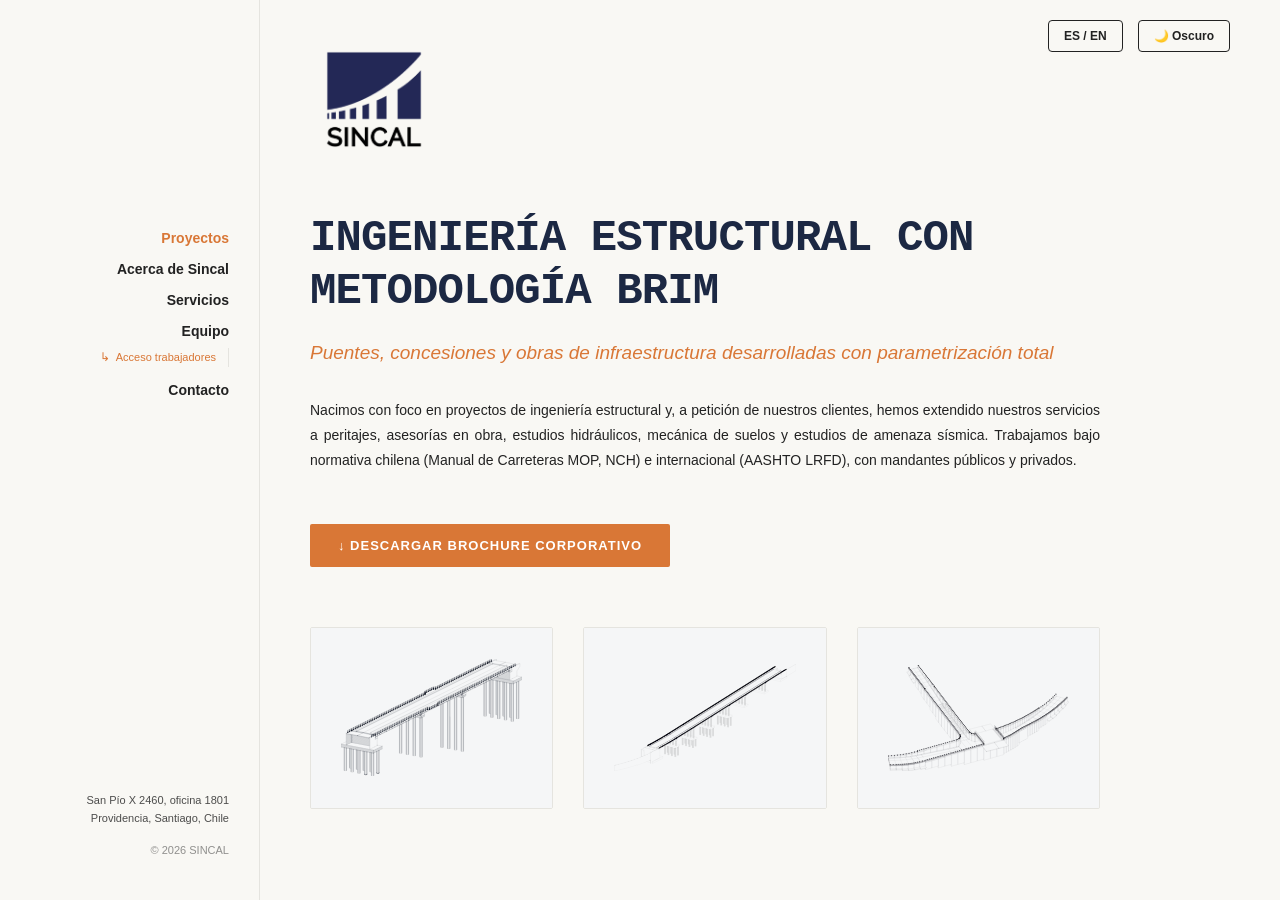
<file: index.html>
<!DOCTYPE html>
<html lang="es">
<head>
    <meta charset="UTF-8">
    <meta name="viewport" content="width=device-width, initial-scale=1.0">
    <title>SINCAL – Ingeniería</title>
    <link rel="stylesheet" href="styles.css?v=20260828-7">
    <link rel="icon" type="image/png" href="Sincal.png">

    <style>
        /* Botón Brochure */
        .btn-descarga {
            display: inline-flex;
            align-items: center;
            background-color: var(--color-acento);
            color: white;
            padding: 14px 28px;
            text-decoration: none;
            font-weight: 600;
            font-size: 13px;
            border-radius: 2px;
            transition: all 0.3s ease;
            margin-top: 15px;
            text-transform: uppercase;
            letter-spacing: 1px;
        }
        .btn-descarga:hover {
            background-color: var(--color-principal);
            color: white;
            transform: translateY(-3px);
            box-shadow: 0 6px 15px rgba(0,0,0,0.15);
        }

        /* 1. Tarjetas de Proyectos */
        .proyecto-card img {
            background-color: #f4f6f8; 
            cursor: zoom-in; 
            transition: opacity 0.3s ease;
            padding: 30px; 
            box-sizing: border-box; 
            object-fit: contain; 
        }
        .proyecto-card img:hover {
            opacity: 0.85;
        }

        /* En móvil los DXF/SVG incluyen márgenes de plano: acercamos la vista
           sin cambiar los archivos técnicos ni recortar la tarjeta. */
        @media (max-width: 650px), (pointer: coarse) {
            .proyecto-card img {
                padding: 12px;
                transform: scale(2.6);
                transform-origin: center;
            }

            .proyecto-card:hover img {
                transform: scale(2.6);
            }
        }

        /* 2. Estilos del Modal (Lightbox) */
        .modal-visor {
            display: none; 
            position: fixed; 
            z-index: 9999; 
            left: 0; 
            top: 0; 
            width: 100%; 
            height: 100%; 
            background-color: rgba(0, 0, 0, 0.85); 
            backdrop-filter: blur(4px);
            align-items: center;
            justify-content: center;
        }
        
        .modal-contenido-svg {
            width: 90%;
            max-width: 1400px;
            height: 85vh;
            background-color: #f4f6f8; 
            border-radius: 4px;
            padding: 40px;
            box-shadow: 0 10px 25px rgba(0,0,0,0.5);
            display: flex;
            align-items: center;
            justify-content: center;
            overflow: hidden; 
            position: relative; 
        }
        
        @keyframes fadeElegante {
            from { opacity: 0; }
            to { opacity: 1; }
        }

        /* Contenedor SVG */
        #contenedor-svg-inyeccion {
            width: 100%;
            height: 100%;
            display: flex;
            align-items: center;
            justify-content: center;
        }

        #contenedor-svg-inyeccion svg, 
        #contenedor-svg-inyeccion img {
            width: 100%;
            height: 100%;
            opacity: 0; 
            animation: fadeElegante 0.8s ease-in-out forwards;
            cursor: grab; 
        }

        /* --- 3. PANEL DE ESPECIFICACIONES TÉCNICAS --- */
        .specs-panel {
            position: absolute;
            left: 0;
            top: 0;
            bottom: 0;
            width: 35%; 
            background: linear-gradient(to right, #f4f6f8 0%, #f4f6f8 70%, rgba(244, 246, 248, 0) 100%);
            z-index: 10;
            padding: 50px 40px;
            box-sizing: border-box;
            border-top-left-radius: 4px;
            border-bottom-left-radius: 4px;
            display: flex;
            flex-direction: column;
            pointer-events: none; 
        }

        .specs-content {
            pointer-events: auto; 
            max-width: 85%; 
            color: #1C2843;
            font-family: var(--font-sans);
            display: flex;
            flex-direction: column;
            height: 100%;
        }

        .specs-content h3 {
            margin: 0 0 20px 0;
            font-size: 1.25rem;
            text-transform: uppercase;
            letter-spacing: 0.5px;
            border-bottom: 2px solid var(--color-acento);
            padding-bottom: 8px;
            flex-shrink: 0; 
        }

        /* Zona de desplazamiento invisible */
        .specs-scroll-area {
            flex-grow: 1; 
            overflow-y: auto; 
            padding-right: 15px; 
            scrollbar-width: none; 
            -ms-overflow-style: none; 
        }

        .specs-scroll-area::-webkit-scrollbar {
            display: none;
        }

        .specs-list {
            list-style: none;
            padding: 0;
            margin: 0;
        }

        .specs-list li {
            margin-bottom: 12px;
            font-size: 0.9rem;
            line-height: 1.5;
            border-bottom: 1px dashed rgba(28, 40, 67, 0.1);
            padding-bottom: 6px;
        }

        .specs-list strong {
            color: var(--color-acento);
        }

        /* INSTRUCCIÓN DE ZOOM */
        .instruccion-zoom {
            position: absolute;
            bottom: 30px;
            left: calc(35% + 32.5%); 
            transform: translateX(-50%);
            font-family: var(--font-sans);
            font-size: 12px;
            text-align: center; 
            color: var(--color-principal); 
            opacity: 0.75; 
            pointer-events: none; 
            z-index: 15;
            display: none; 
        }

        /* --- NUEVO: FLECHAS DE GALERÍA --- */
        .nav-arrow {
            position: fixed;
            top: 50%;
            transform: translateY(-50%);
            background: transparent;
            color: #f1f1f1;
            border: none;
            font-size: 60px;
            cursor: pointer;
            z-index: 10000;
            transition: color 0.3s ease, transform 0.3s ease;
            padding: 20px;
        }
        .nav-arrow:hover {
            color: var(--color-acento);
            transform: translateY(-50%) scale(1.1);
        }
        .prev-arrow { left: 2%; }
        .next-arrow { right: 2%; }

        /* UI Textos */
        .cargando-texto {
            font-family: var(--font-sans);
            color: #1C2843;
            font-weight: 600;
            font-size: 1.2rem;
            animation: pulse 1s infinite alternate;
        }
        @keyframes pulse {
            from { opacity: 0.5; }
            to { opacity: 1; }
        }

        .cerrar-modal {
            position: absolute;
            top: 20px;
            right: 35px;
            color: #f1f1f1;
            font-size: 40px;
            font-weight: 600;
            cursor: pointer;
            background: transparent;
            border: 0;
            padding: 0;
            line-height: 1;
            transition: 0.3s;
            z-index: 10000;
        }
        .cerrar-modal:hover {
            color: var(--color-acento);
        }

        /* Visor táctil: la isométrica ocupa la parte superior y la ficha queda
           debajo. El corte cubre también móviles que reportan un viewport ancho. */
        @media (max-width: 1000px), (pointer: coarse) {
            .modal-contenido-svg {
                width: 100%;
                height: 100dvh;
                box-sizing: border-box;
                padding: 64px 16px 16px;
                border-radius: 0;
                flex-direction: column;
                align-items: stretch;
            }

            #contenedor-svg-inyeccion {
                flex: 0 0 56%;
                height: 56%;
                align-items: center;
                padding: 0;
            }

            #contenedor-svg-inyeccion svg,
            #contenedor-svg-inyeccion img {
                width: 100%;
                height: 100%;
                object-fit: contain;
                transform: translate(0, 0) scale(0.95) !important;
            }

            .specs-panel {
                position: relative;
                inset: auto;
                flex: 1 1 44%;
                width: 100%;
                height: auto;
                min-height: 0;
                box-sizing: border-box;
                padding: 18px 16px 12px;
                border-radius: 0;
                border-top: 2px solid var(--color-acento);
                background: var(--color-superficie);
            }

            .specs-content h3 {
                font-size: 1rem;
                margin-bottom: 10px;
            }

            .nav-arrow {
                top: 32%;
                font-size: 34px;
                padding: 8px;
            }

            .cerrar-modal {
                top: 12px;
                right: 18px;
                font-size: 34px;
            }
        }
    </style>
</head>
<body>

    <div class="top-controls">
        <button class="btn-control" id="lang-toggle">ES / EN</button>
        <button class="btn-control" id="theme-toggle">🌙 Oscuro</button>
    </div>

    <aside class="sidebar">
        <div class="sidebar-top">
            <!-- NUEVO BOTÓN HAMBURGUESA -->
            <button class="hamburger-btn" id="btn-hamburger">☰ MENÚ</button>
            
            <nav>
                <ul id="menu-principal">
                    <li><a href="index.html" class="activo" data-es="Proyectos" data-en="Projects">Proyectos</a></li>
                    <li><a href="acerca.html" data-es="Acerca de Sincal" data-en="About Sincal">Acerca de Sincal</a></li>
                    <li><a href="servicios.html" data-es="Servicios" data-en="Services">Servicios</a></li>
                    <li class="menu-equipo">
                        <a href="equipo.html" data-es="Equipo" data-en="Team">Equipo</a>
                        <ul class="worker-submenu">
                            <li><a class="acceso-trabajadores" href="/trabajadores" data-es="Acceso trabajadores" data-en="Employee access">Acceso trabajadores</a></li>
                        </ul>
                    </li>
                    <li><a href="contacto.html" data-es="Contacto" data-en="Contact">Contacto</a></li>
                </ul>
            </nav>
        </div>
        
        <div class="sidebar-bottom">
            <p data-es="San Pío X 2460, oficina 1801<br>Providencia, Santiago, Chile" data-en="2460 San Pío X, Suite 1801<br>Providencia, Santiago, Chile">San Pío X 2460, oficina 1801<br>Providencia, Santiago, Chile</p>
            <p class="copyright">&copy; 2026 SINCAL</p>
        </div>
    </aside>

    <main class="contenido-principal">
        <div class="logo-container" id="proyectos">
            <a href="index.html">
                <img src="Sincal.png" alt="Logo SINCAL" class="logo-main">
            </a>
        </div>

        <section class="home-intro">
            <h2 data-es="Ingeniería estructural con metodología BrIM" data-en="Structural engineering with BrIM methodology">Ingeniería estructural con metodología BrIM</h2>
            <p class="bajada" data-es="Puentes, concesiones y obras de infraestructura desarrolladas con parametrización total" data-en="Bridges, concessions, and infrastructure works developed with total parameterization">Puentes, concesiones y obras de infraestructura desarrolladas con parametrización total</p>
            <p data-es="Nacimos con foco en proyectos de ingeniería estructural y, a petición de nuestros clientes, hemos extendido nuestros servicios a peritajes, asesorías en obra, estudios hidráulicos, mecánica de suelos y estudios de amenaza sísmica. Trabajamos bajo normativa chilena (Manual de Carreteras MOP, NCH) e internacional (AASHTO LRFD), con mandantes públicos y privados." data-en="We were born with a focus on structural engineering projects and, at the request of our clients, we have extended our services to expert reports, on-site consulting, hydraulic studies, soil mechanics, and seismic hazard studies. We work under Chilean (MOP Highway Manual, NCH) and international (AASHTO LRFD) regulations, with public and private clients.">Nacimos con foco en proyectos de ingeniería estructural y, a petición de nuestros clientes, hemos extendido nuestros servicios a peritajes, asesorías en obra, estudios hidráulicos, mecánica de suelos y estudios de amenaza sísmica. Trabajamos bajo normativa chilena (Manual de Carreteras MOP, NCH) e internacional (AASHTO LRFD), con mandantes públicos y privados.</p>
            <div style="margin-top: 35px; margin-bottom: 20px;">
                <a href="brochure.pdf" target="_blank" rel="noopener noreferrer" class="btn-descarga"><span data-es="↓ Descargar Brochure Corporativo" data-en="↓ Download Corporate Brochure">↓ Descargar Brochure Corporativo</span></a>
            </div>
        </section>

        <section><div class="grid-proyectos" id="contenedor-proyectos"></div></section>
    </main>

    <div id="visor-proyectos" class="modal-visor" role="dialog" aria-modal="true" aria-label="Visor de proyectos">
        <button class="cerrar-modal" id="btn-cerrar-modal" type="button" aria-label="Cerrar visor">&times;</button>
        
        <button class="nav-arrow prev-arrow" id="btn-prev" type="button" aria-label="Proyecto anterior">&#10094;</button>
        <button class="nav-arrow next-arrow" id="btn-next" type="button" aria-label="Proyecto siguiente">&#10095;</button>

        <div class="modal-contenido-svg">
            <div id="contenedor-svg-inyeccion"></div>
            
            <div class="specs-panel" id="specs-panel">
                <div class="specs-content" id="specs-content-area">
                    <h3 data-es="ESPECIFICACIONES TÉCNICAS" data-en="TECHNICAL SPECIFICATIONS">ESPECIFICACIONES TÉCNICAS</h3>
                    <div class="specs-scroll-area">
                        <ul class="specs-list" id="lista-especificaciones">
                        </ul>
                    </div>
                </div>
            </div>

            <div class="instruccion-zoom" id="instruccion-zoom">
                <span data-es="(Acercar con la rueda del mouse y mover manteniendo presionado el click izquierdo)" data-en="(Zoom in with mouse wheel and pan by holding down left click)">(Acercar con la rueda del mouse y mover manteniendo presionado el click izquierdo)</span>
            </div>
            
        </div>
    </div>

    <script>
        // MODO OSCURO CON MEMORIA
        const themeToggleBtn = document.getElementById('theme-toggle');
        const body = document.body;
        if (localStorage.getItem('theme') === 'dark') { body.classList.add('dark-mode'); themeToggleBtn.innerHTML = '☀️ Claro'; }
        themeToggleBtn.addEventListener('click', () => { body.classList.toggle('dark-mode'); localStorage.setItem('theme', body.classList.contains('dark-mode') ? 'dark' : 'light'); themeToggleBtn.innerHTML = body.classList.contains('dark-mode') ? '☀️ Claro' : '🌙 Oscuro'; });

        // IDIOMA CON MEMORIA
        const langToggleBtn = document.getElementById('lang-toggle');
        let currentLang = localStorage.getItem('lang') || 'es';
        function aplicarIdioma(lang) {
            langToggleBtn.innerHTML = lang === 'en' ? 'EN / ES' : 'ES / EN';
            document.querySelectorAll('[data-es][data-en]').forEach(el => { el.innerHTML = el.getAttribute(`data-${lang}`); });
        }
        aplicarIdioma(currentLang);
        langToggleBtn.addEventListener('click', () => { currentLang = currentLang === 'es' ? 'en' : 'es'; localStorage.setItem('lang', currentLang); aplicarIdioma(currentLang); cargarProyectos(); });

        // --- SISTEMA DE ZOOM DINÁMICO Y PANEO ---
        let zoomScale = 0.63;
        let isDragging = false;
        let startX, startY, translateX = 100, translateY = 0;
        
        // --- VARIABLES GLOBALES DE GALERÍA ---
        let proyectosGlobales = [];
        let indiceActual = 0;

        function resetZoom() {
            zoomScale = 0.63;
            translateX = 100;
            translateY = 0;
        }
        
        const modal = document.getElementById('visor-proyectos');
        const contenedorSvg = document.getElementById('contenedor-svg-inyeccion');
        const specsPanel = document.getElementById('specs-panel');
        const listaSpecs = document.getElementById('lista-especificaciones');
        const instruccionZoom = document.getElementById('instruccion-zoom');
        const btnCerrar = document.getElementById('btn-cerrar-modal');
        const btnPrev = document.getElementById('btn-prev');
        const btnNext = document.getElementById('btn-next');

        // Aislar scroll del panel lateral
        const specsContentArea = document.getElementById('specs-content-area');
        specsContentArea.addEventListener('wheel', (e) => { e.stopPropagation(); });

        // Evento rueda para zoom dinámico hacia la posición del ratón
        contenedorSvg.addEventListener('wheel', (e) => {
            e.preventDefault(); 
            const elemento = contenedorSvg.firstElementChild;
            if (!elemento || elemento.tagName === 'SPAN') return;
            const rect = contenedorSvg.getBoundingClientRect();
            const centerX = rect.left + rect.width / 2, centerY = rect.top + rect.height / 2;
            const mouseX = e.clientX - centerX, mouseY = e.clientY - centerY;
            const pointX = (mouseX - translateX) / zoomScale, pointY = (mouseY - translateY) / zoomScale;
            let newScale = zoomScale + (e.deltaY > 0 ? -0.15 : 0.15);
            newScale = Math.max(0.3, Math.min(newScale, 20)); 
            if (newScale !== zoomScale) {
                zoomScale = newScale;
                translateX = mouseX - pointX * zoomScale; translateY = mouseY - pointY * zoomScale;
                elemento.style.transform = `translate(${translateX}px, ${translateY}px) scale(${zoomScale})`;
            }
        }, { passive: false });

        // Arrastre manual (Paneo)
        contenedorSvg.addEventListener('mousedown', (e) => {
            const elemento = contenedorSvg.firstElementChild;
            if (!elemento || elemento.tagName === 'SPAN') return;
            isDragging = true; startX = e.clientX - translateX; startY = e.clientY - translateY;
            elemento.style.cursor = 'grabbing';
        });
        window.addEventListener('mouseup', () => { isDragging = false; const el = contenedorSvg.firstElementChild; if (el && el.tagName !== 'SPAN') el.style.cursor = 'grab'; });
        window.addEventListener('mousemove', (e) => {
            if (!isDragging) return;
            const elemento = contenedorSvg.firstElementChild;
            if (!elemento || elemento.tagName === 'SPAN') return;
            e.preventDefault();
            translateX = e.clientX - startX; translateY = e.clientY - startY;
            elemento.style.transform = `translate(${translateX}px, ${translateY}px) scale(${zoomScale})`;
        });

        function crearMensaje(contenedor, mensaje, clase = '') {
            contenedor.replaceChildren();
            const elemento = document.createElement('span');
            elemento.className = clase;
            elemento.textContent = mensaje;
            contenedor.append(elemento);
            return elemento;
        }

        function crearEspecificacion(texto) {
            const item = document.createElement('li');
            const separador = texto.indexOf(':');
            if (separador > -1) {
                const clave = document.createElement('strong');
                clave.textContent = `${texto.slice(0, separador).trim()}:`;
                item.append(clave, ` ${texto.slice(separador + 1).trim()}`);
            } else {
                item.textContent = texto;
            }
            return item;
        }

        function esRutaProyectoValida(ruta) {
            return typeof ruta === 'string'
                && /^img\/finalizados\/[\w .-]+\.(svg|png|jpe?g|webp)$/i.test(ruta);
        }

        // LÓGICA RECEPTORA: AHORA RECIBE EL ÍNDICE DEL PROYECTO
        async function abrirVisor(index) {
            indiceActual = index;
            const proyecto = proyectosGlobales[index];
            const rutaImagen = proyecto.imagen;
            const esVectorial = rutaImagen.toLowerCase().endsWith('.svg');
            
            // Lógica de visualización de botones (Oculta extremos)
            btnPrev.style.display = indiceActual > 0 ? 'block' : 'none';
            btnNext.style.display = indiceActual < proyectosGlobales.length - 1 ? 'block' : 'none';

            resetZoom(); 
            modal.style.display = 'flex';
            
            if (esVectorial) {
                specsPanel.style.display = 'flex';
                instruccionZoom.style.display = 'block'; 
                crearMensaje(
                    contenedorSvg,
                    currentLang === 'en' ? 'Loading technical drawing...' : 'Cargando plano técnico...',
                    'cargando-texto'
                );
                const rutaTxt = rutaImagen.replace('img', 'txt').replace('.svg', '.txt');
                listaSpecs.replaceChildren();

                try {
                    const resTxt = await fetch(rutaTxt);
                    if (resTxt.ok) {
                        const textoRaw = await resTxt.text();
                        const lineas = textoRaw.split('\n');
                        const items = lineas
                            .map(linea => linea.trim())
                            .filter(Boolean)
                            .map(crearEspecificacion);
                        listaSpecs.replaceChildren(...items);
                    } else {
                        listaSpecs.replaceChildren(crearEspecificacion('Ficha técnica no disponible.'));
                    }
                } catch (e) {
                    listaSpecs.replaceChildren(crearEspecificacion('Error al enlazar datos BrIM.'));
                }

                // Los SVG se cargan como imagen, sin inyectar contenido externo en el DOM.
                try {
                    const imagen = document.createElement('img');
                    imagen.src = rutaImagen;
                    imagen.alt = proyectosGlobales[index][currentLang === 'en' ? 'titulo_en' : 'titulo_es'] || '';
                    imagen.style.transform = esVectorial
                        ? 'translate(' + translateX + 'px, ' + translateY + 'px) scale(' + zoomScale + ')'
                        : 'translate(0px, 0px) scale(1)';
                    contenedorSvg.replaceChildren(imagen);
                } catch (error) { 
                    crearMensaje(contenedorSvg, 'Error al renderizar dibujo vectorial.');
                }

            } else { 
                specsPanel.style.display = 'none';
                instruccionZoom.style.display = 'none'; 
                const imagen = document.createElement('img');
                imagen.src = rutaImagen;
                imagen.alt = proyectosGlobales[index][currentLang === 'en' ? 'titulo_en' : 'titulo_es'] || '';
                imagen.style.transform = 'translate(0px, 0px) scale(1)';
                contenedorSvg.replaceChildren(imagen);
            }
        }

        // CONTROL DE GALERÍA (BOTONES Y TECLADO)
        function navegarProyecto(direccion) {
            const nuevoIndice = indiceActual + direccion;
            if (nuevoIndice >= 0 && nuevoIndice < proyectosGlobales.length) {
                abrirVisor(nuevoIndice);
            }
        }

        document.addEventListener('keydown', (e) => {
            if (modal.style.display === 'flex') {
                if (e.key === 'ArrowLeft') navegarProyecto(-1);
                if (e.key === 'ArrowRight') navegarProyecto(1);
                if (e.key === 'Escape') cerrarModal();
            }
        });

        function cerrarModal() {
            modal.style.display = 'none'; 
            contenedorSvg.replaceChildren();
            instruccionZoom.style.display = 'none';
        }

        btnCerrar.addEventListener('click', cerrarModal);
        btnPrev.addEventListener('click', () => navegarProyecto(-1));
        btnNext.addEventListener('click', () => navegarProyecto(1));
        modal.onclick = function(e) { 
            if (e.target === modal) cerrarModal(); 
        }

        // Mapeo asíncrono desde el JSON (Simplificado)
        async function cargarProyectos() {
            try {
                const respuesta = await fetch('proyectos.json?v=20260826-3');
                if (!respuesta.ok) throw new Error(`HTTP ${respuesta.status}`);
                const proyectos = await respuesta.json();
                if (!Array.isArray(proyectos)) throw new Error('Formato de proyectos inválido');
                const contenedor = document.getElementById('contenedor-proyectos');
                contenedor.replaceChildren();
                
                const propTitulo = currentLang === 'en' ? 'titulo_en' : 'titulo_es';
                const filtrados = proyectos.filter(p => p.estado === 'finalizados' && esRutaProyectoValida(p.imagen));
                
                proyectosGlobales = filtrados; // Guardamos en memoria para la navegación

                filtrados.forEach((proyecto, index) => {
                    const tarjeta = document.createElement('article');
                    tarjeta.className = 'proyecto-card';
                    const imagen = document.createElement('img');
                    imagen.src = proyecto.imagen;
                    imagen.alt = proyecto[propTitulo] || '';
                    imagen.loading = 'lazy';
                    imagen.addEventListener('click', () => abrirVisor(index));
                    const info = document.createElement('div');
                    info.className = 'proyecto-info';
                    const titulo = document.createElement('h3');
                    titulo.textContent = proyecto[propTitulo] || '';
                    info.append(titulo);
                    tarjeta.append(imagen, info);
                    contenedor.append(tarjeta);
                });
            } catch (e) { console.error("Error en mapeo de proyectos:", e); }
        }
        
        cargarProyectos();

        // --- MENÚ HAMBURGUESA ---
        const btnHamburger = document.getElementById('btn-hamburger');
        const menuPrincipal = document.getElementById('menu-principal');

        if(btnHamburger) {
            btnHamburger.addEventListener('click', () => {
                menuPrincipal.classList.toggle('abierto');
                // Cambia el texto del botón al abrir/cerrar
                if(menuPrincipal.classList.contains('abierto')) {
                    btnHamburger.innerHTML = '✕ CERRAR';
                } else {
                    btnHamburger.innerHTML = '☰ MENÚ';
                }
            });
        }
    </script>
</body>
</html>
</file>
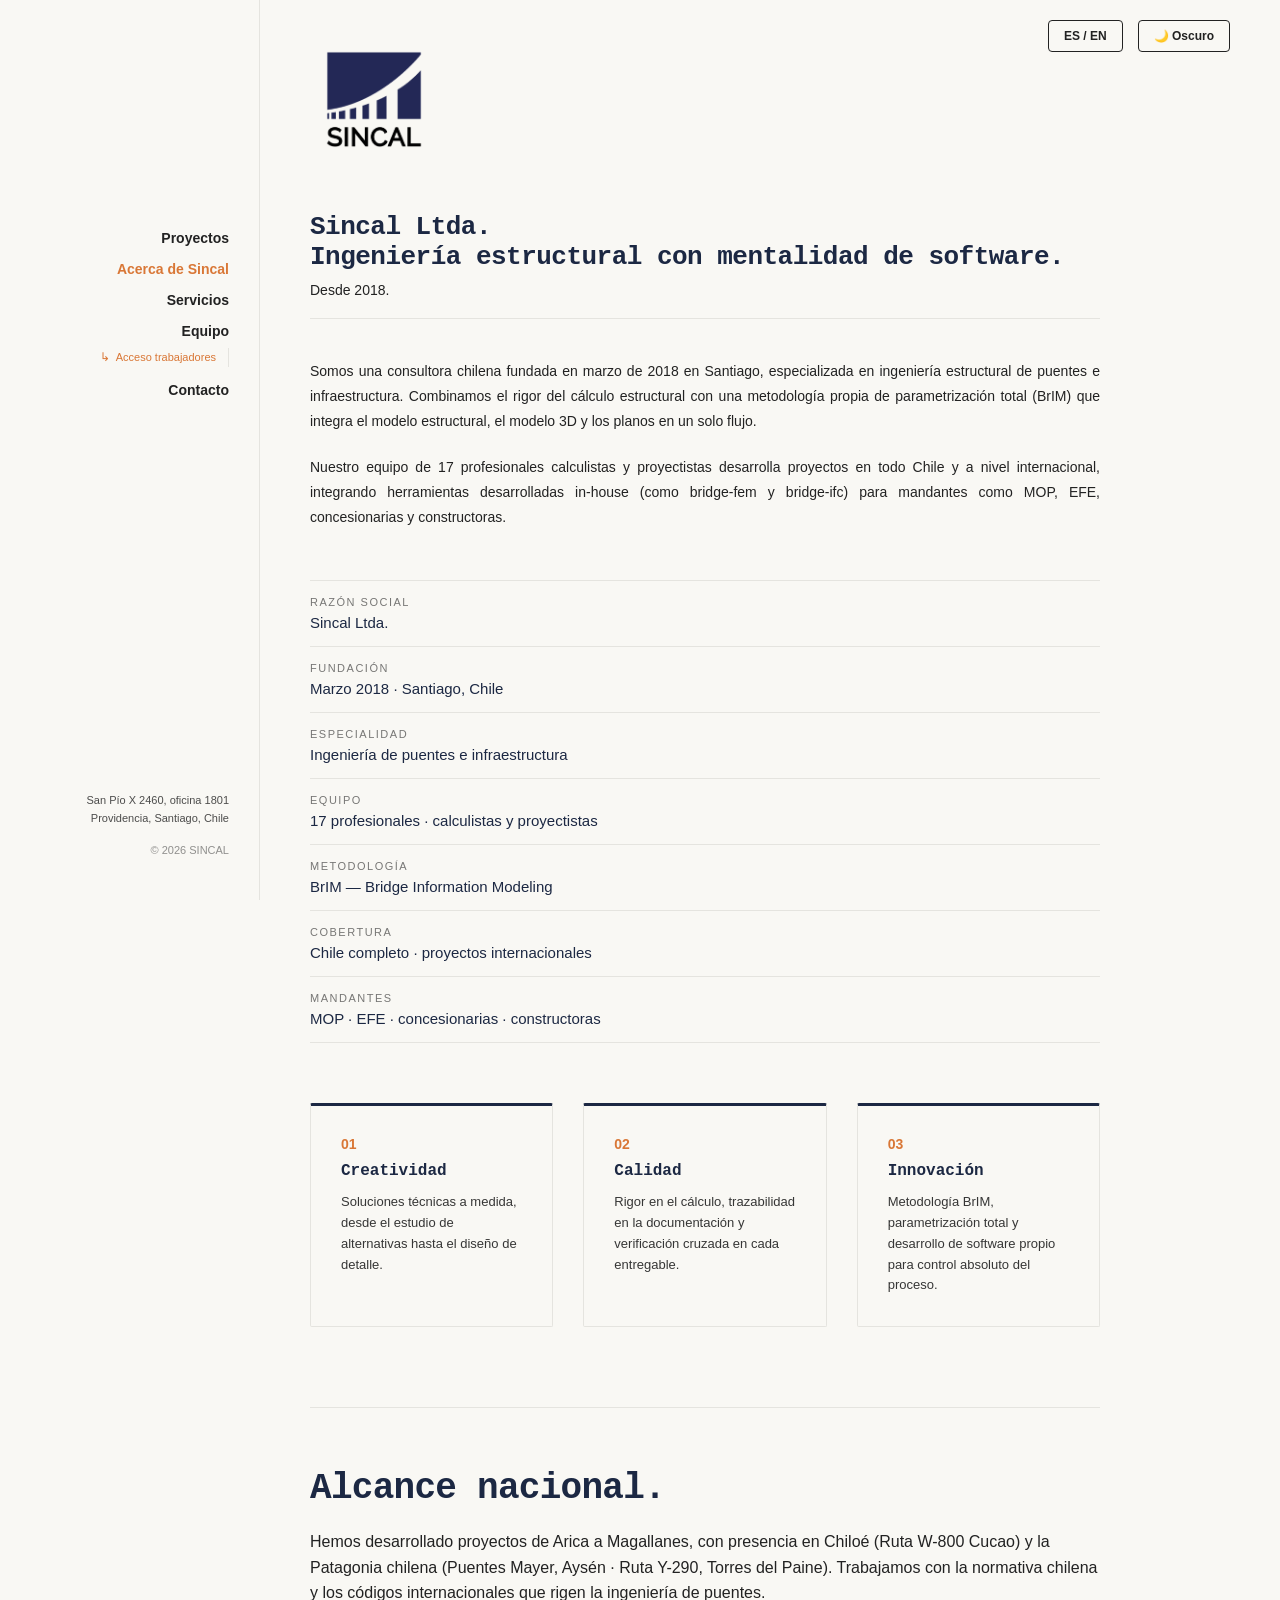
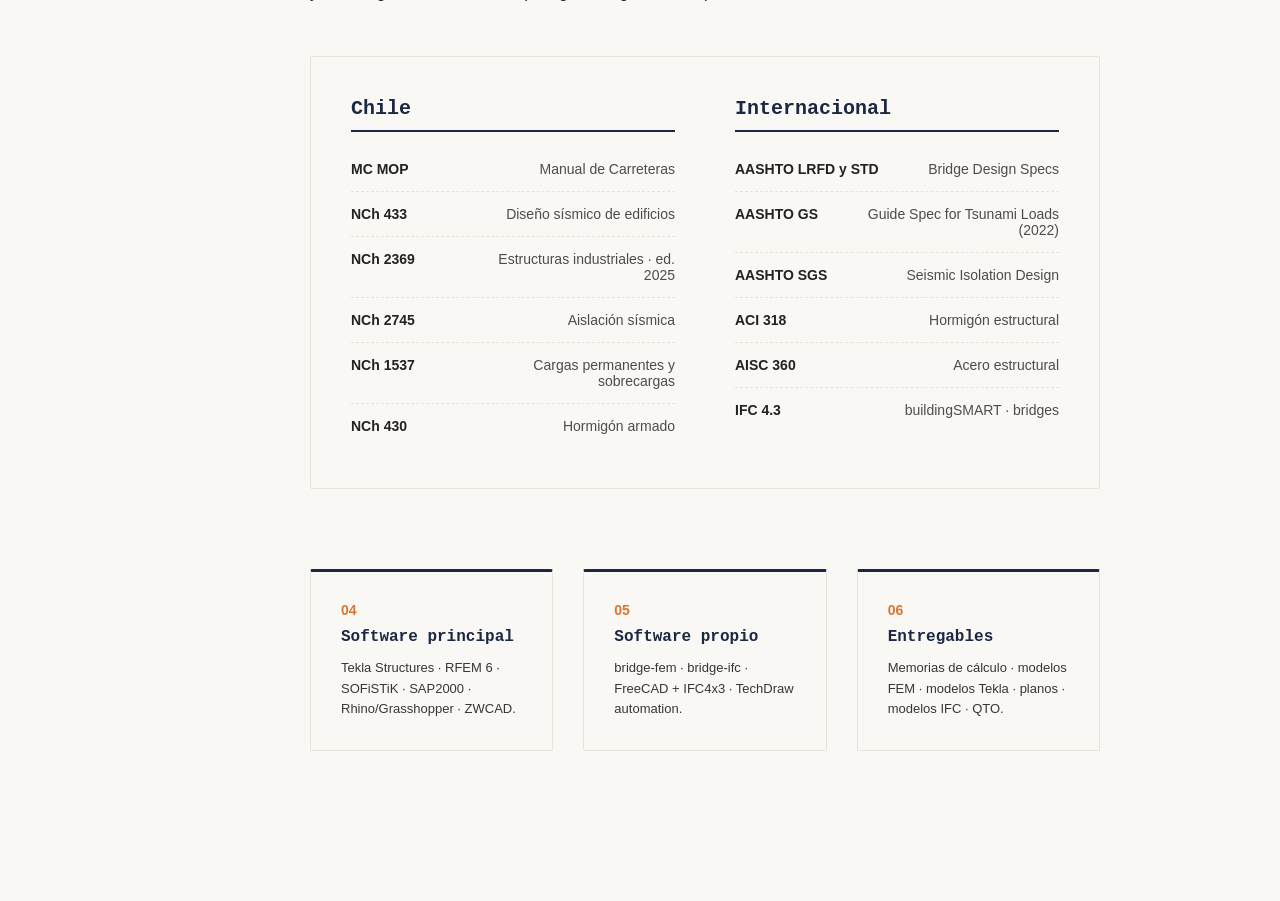
<file: acerca.html>
<!DOCTYPE html>
<html lang="es">
<head>
    <meta charset="UTF-8">
    <meta name="viewport" content="width=device-width, initial-scale=1.0">
    <title>SINCAL – Acerca de Sincal</title>
    <link rel="stylesheet" href="styles.css?v=20260828-7">
    <link rel="icon" type="image/png" href="Sincal.png">

    <style>
        /* --- ESTILOS NORMAS Y SOFTWARE --- */
        .contenedor-normas {
            max-width: 1000px; 
            margin-bottom: 80px;
        }
        .normas-box {
            display: grid;
            grid-template-columns: 1fr 1fr; 
            gap: 60px; 
            background-color: var(--color-superficie);
            padding: 40px;
            border: 1px solid var(--color-borde);
            border-radius: 2px;
        }
        .titulo-norma {
            color: var(--color-principal);
            font-size: 20px;
            margin-bottom: 15px;
            border-bottom: 2px solid var(--color-principal);
            padding-bottom: 10px;
        }
        .lista-normas {
            list-style: none;
            padding: 0;
            margin-bottom: 0; 
        }
        .lista-normas li {
            display: flex;
            justify-content: space-between;
            padding: 14px 0;
            border-bottom: 1px dashed var(--color-borde);
            font-size: 14px;
        }
        .lista-normas li:last-child {
            border-bottom: none;
        }
        .norma-codigo {
            color: var(--color-texto);
            font-weight: bold;
        }
        .norma-desc {
            color: var(--color-texto);
            opacity: 0.8;
            text-align: right;
            max-width: 65%;
        }

        /* Responsividad para móviles */
        @media (max-width: 900px) {
            .normas-box {
                grid-template-columns: 1fr; 
                gap: 40px;
            }
        }
    </style>
</head>
<body>

    <div class="top-controls">
        <button class="btn-control" id="lang-toggle">ES / EN</button>
        <button class="btn-control" id="theme-toggle">🌙 Oscuro</button>
    </div>

    <aside class="sidebar">
        <div class="sidebar-top">
            <button class="hamburger-btn" id="btn-hamburger">☰ MENÚ</button>
            <nav>
                <ul id="menu-principal">
                    <li><a href="index.html" data-es="Proyectos" data-en="Projects">Proyectos</a></li>
                    <li><a href="acerca.html" class="activo" data-es="Acerca de Sincal" data-en="About Sincal">Acerca de Sincal</a></li>
                    <li><a href="servicios.html" data-es="Servicios" data-en="Services">Servicios</a></li>
                    <li class="menu-equipo">
                        <a href="equipo.html" data-es="Equipo" data-en="Team">Equipo</a>
                        <ul class="worker-submenu">
                            <li><a class="acceso-trabajadores" href="/trabajadores" data-es="Acceso trabajadores" data-en="Employee access">Acceso trabajadores</a></li>
                        </ul>
                    </li>
                    <li><a href="contacto.html" data-es="Contacto" data-en="Contact">Contacto</a></li>
                </ul>
            </nav>
        </div>
        
        <div class="sidebar-bottom">
            <p data-es="San Pío X 2460, oficina 1801<br>Providencia, Santiago, Chile" data-en="2460 San Pío X, Suite 1801<br>Providencia, Santiago, Chile">San Pío X 2460, oficina 1801<br>Providencia, Santiago, Chile</p>
            <p class="copyright">&copy; 2026 SINCAL</p>
        </div>
    </aside>

    <main class="contenido-principal">
        <div class="logo-container" id="acerca">
            <a href="index.html">
                <img src="Sincal.png" alt="Logo SINCAL" class="logo-main">
            </a>
        </div>

        <section class="seccion-texto">
            <div class="encabezado-seccion">
                <h1 data-es="Sincal Ltda.<br>Ingeniería estructural con mentalidad de software." data-en="Sincal Ltda.<br>Structural engineering with a software mindset.">Sincal Ltda.<br>Ingeniería estructural con mentalidad de software.</h1>
                <p data-es="Desde 2018." data-en="Since 2018.">Desde 2018.</p>
            </div>

            <div class="acerca-contenido">
                <p data-es="Somos una consultora chilena fundada en marzo de 2018 en Santiago, especializada en ingeniería estructural de puentes e infraestructura. Combinamos el rigor del cálculo estructural con una metodología propia de parametrización total (BrIM) que integra el modelo estructural, el modelo 3D y los planos en un solo flujo." data-en="We are a Chilean consulting firm founded in March 2018 in Santiago, specializing in structural engineering for bridges and infrastructure. We combine structural calculation rigor with our own total parameterization methodology (BrIM), integrating structural and 3D models with plans in a single workflow.">Somos una consultora chilena fundada en marzo de 2018 en Santiago, especializada en ingeniería estructural de puentes e infraestructura. Combinamos el rigor del cálculo estructural con una metodología propia de parametrización total (BrIM) que integra el modelo estructural, el modelo 3D y los planos en un solo flujo.</p>

                <p data-es="Nuestro equipo de 17 profesionales calculistas y proyectistas desarrolla proyectos en todo Chile y a nivel internacional, integrando herramientas desarrolladas in-house (como bridge-fem y bridge-ifc) para mandantes como MOP, EFE, concesionarias y constructoras." data-en="Our team of 17 calculation and drafting professionals develops projects throughout Chile and internationally, integrating in-house tools (like bridge-fem and bridge-ifc) for clients such as MOP, EFE, concessionaires, and construction companies.">Nuestro equipo de 17 profesionales calculistas y proyectistas desarrolla proyectos en todo Chile y a nivel internacional, integrando herramientas desarrolladas in-house (como bridge-fem y bridge-ifc) para mandantes como MOP, EFE, concesionarias y constructoras.</p>
            </div>

            <div class="ficha-tecnica">
                <div class="ficha-item">
                    <div class="ficha-label" data-es="RAZÓN SOCIAL" data-en="COMPANY NAME">RAZÓN SOCIAL</div>
                    <div class="ficha-valor">Sincal Ltda.</div>
                </div>
                <div class="ficha-item">
                    <div class="ficha-label" data-es="FUNDACIÓN" data-en="FOUNDED">FUNDACIÓN</div>
                    <div class="ficha-valor" data-es="Marzo 2018 · Santiago, Chile" data-en="March 2018 · Santiago, Chile">Marzo 2018 · Santiago, Chile</div>
                </div>
                <div class="ficha-item">
                    <div class="ficha-label" data-es="ESPECIALIDAD" data-en="SPECIALTY">ESPECIALIDAD</div>
                    <div class="ficha-valor" data-es="Ingeniería de puentes e infraestructura" data-en="Bridge and infrastructure engineering">Ingeniería de puentes e infraestructura</div>
                </div>
                <div class="ficha-item">
                    <div class="ficha-label" data-es="EQUIPO" data-en="TEAM">EQUIPO</div>
                    <div class="ficha-valor" data-es="17 profesionales · calculistas y proyectistas" data-en="17 professionals · structural engineers and drafters">17 profesionales · calculistas y proyectistas</div>
                </div>
                <div class="ficha-item">
                    <div class="ficha-label" data-es="METODOLOGÍA" data-en="METHODOLOGY">METODOLOGÍA</div>
                    <div class="ficha-valor">BrIM — Bridge Information Modeling</div>
                </div>
                <div class="ficha-item">
                    <div class="ficha-label" data-es="COBERTURA" data-en="COVERAGE">COBERTURA</div>
                    <div class="ficha-valor" data-es="Chile completo · proyectos internacionales" data-en="Throughout Chile · international projects">Chile completo · proyectos internacionales</div>
                </div>
                <div class="ficha-item">
                    <div class="ficha-label" data-es="MANDANTES" data-en="CLIENTS">MANDANTES</div>
                    <div class="ficha-valor" data-es="MOP · EFE · concesionarias · constructoras" data-en="MOP · EFE · concessionaires · construction companies">MOP · EFE · concesionarias · constructoras</div>
                </div>
            </div>

            <div class="grid-pilares">
                <div class="pilar-card">
                    <div class="servicio-letra">01</div>
                    <h3 data-es="Creatividad" data-en="Creativity">Creatividad</h3>
                    <p data-es="Soluciones técnicas a medida, desde el estudio de alternativas hasta el diseño de detalle." data-en="Tailored technical solutions, from alternative studies to detailed design.">Soluciones técnicas a medida, desde el estudio de alternativas hasta el diseño de detalle.</p>
                </div>
                <div class="pilar-card">
                    <div class="servicio-letra">02</div>
                    <h3 data-es="Calidad" data-en="Quality">Calidad</h3>
                    <p data-es="Rigor en el cálculo, trazabilidad en la documentación y verificación cruzada en cada entregable." data-en="Rigor in calculation, documentation traceability, and cross-verification in every deliverable.">Rigor en el cálculo, trazabilidad en la documentación y verificación cruzada en cada entregable.</p>
                </div>
                <div class="pilar-card">
                    <div class="servicio-letra">03</div>
                    <h3 data-es="Innovación" data-en="Innovation">Innovación</h3>
                    <p data-es="Metodología BrIM, parametrización total y desarrollo de software propio para control absoluto del proceso." data-en="BrIM methodology, total parameterization, and proprietary software development for absolute process control.">Metodología BrIM, parametrización total y desarrollo de software propio para control absoluto del proceso.</p>
                </div>
            </div>

            <div style="margin-top: 80px; border-top: 1px solid var(--color-borde); padding-top: 60px;">
                <h2 style="font-size: 36px; color: var(--color-principal); font-weight: bold; margin-bottom: 20px;" data-es="Alcance nacional." data-en="National scope.">Alcance nacional.</h2>
                <p style="font-size: 16px; color: var(--color-texto); line-height: 1.6; margin-bottom: 50px; max-width: 850px;" data-es="Hemos desarrollado proyectos de Arica a Magallanes, con presencia en Chiloé (Ruta W-800 Cucao) y la Patagonia chilena (Puentes Mayer, Aysén · Ruta Y-290, Torres del Paine). Trabajamos con la normativa chilena y los códigos internacionales que rigen la ingeniería de puentes." data-en="We have developed projects from Arica to Magallanes, with presence in Chiloé (Route W-800 Cucao) and the Chilean Patagonia (Mayer Bridges, Aysén · Route Y-290, Torres del Paine). We work with Chilean regulations and international codes governing bridge engineering.">
                    Hemos desarrollado proyectos de Arica a Magallanes, con presencia en Chiloé (Ruta W-800 Cucao) y la Patagonia chilena (Puentes Mayer, Aysén · Ruta Y-290, Torres del Paine). Trabajamos con la normativa chilena y los códigos internacionales que rigen la ingeniería de puentes.
                </p>

                <div class="contenedor-normas">
                    <div class="normas-box">
                        <div class="columna-norma">
                            <h3 class="titulo-norma" data-es="Chile" data-en="Chile">Chile</h3>
                            <ul class="lista-normas">
                                <li><span class="norma-codigo">MC MOP</span> <span class="norma-desc" data-es="Manual de Carreteras" data-en="Highway Manual">Manual de Carreteras</span></li>
                                <li><span class="norma-codigo">NCh 433</span> <span class="norma-desc" data-es="Diseño sísmico de edificios" data-en="Seismic design of buildings">Diseño sísmico de edificios</span></li>
                                <li><span class="norma-codigo">NCh 2369</span> <span class="norma-desc" data-es="Estructuras industriales · ed. 2025" data-en="Industrial structures · 2025 ed.">Estructuras industriales · ed. 2025</span></li>
                                <li><span class="norma-codigo">NCh 2745</span> <span class="norma-desc" data-es="Aislación sísmica" data-en="Seismic isolation">Aislación sísmica</span></li>
                                <li><span class="norma-codigo">NCh 1537</span> <span class="norma-desc" data-es="Cargas permanentes y sobrecargas" data-en="Dead and live loads">Cargas permanentes y sobrecargas</span></li>
                                <li><span class="norma-codigo">NCh 430</span> <span class="norma-desc" data-es="Hormigón armado" data-en="Reinforced concrete">Hormigón armado</span></li>
                            </ul>
                        </div>

                        <div class="columna-norma">
                            <h3 class="titulo-norma" data-es="Internacional" data-en="International">Internacional</h3>
                            <ul class="lista-normas">
                                <li><span class="norma-codigo">AASHTO LRFD y STD</span> <span class="norma-desc" data-es="Bridge Design Specs" data-en="Bridge Design Specs">Bridge Design Specs</span></li>
                                <li><span class="norma-codigo">AASHTO GS</span> <span class="norma-desc" data-es="Guide Spec for Tsunami Loads (2022)" data-en="Guide Spec for Tsunami Loads (2022)">Guide Spec for Tsunami Loads (2022)</span></li>
                                <li><span class="norma-codigo">AASHTO SGS</span> <span class="norma-desc" data-es="Seismic Isolation Design" data-en="Seismic Isolation Design">Seismic Isolation Design</span></li>
                                <li><span class="norma-codigo">ACI 318</span> <span class="norma-desc" data-es="Hormigón estructural" data-en="Structural concrete">Hormigón estructural</span></li>
                                <li><span class="norma-codigo">AISC 360</span> <span class="norma-desc" data-es="Acero estructural" data-en="Structural steel">Acero estructural</span></li>
                                <li><span class="norma-codigo">IFC 4.3</span> <span class="norma-desc" data-es="buildingSMART · bridges" data-en="buildingSMART · bridges">buildingSMART · bridges</span></li>
                            </ul>
                        </div>
                    </div>
                </div>

                <div class="grid-pilares">
                    <div class="pilar-card">
                        <div class="servicio-letra">04</div>
                        <h3 data-es="Software principal" data-en="Main software">Software principal</h3>
                        <p data-es="Tekla Structures · RFEM 6 · SOFiSTiK · SAP2000 · Rhino/Grasshopper · ZWCAD." data-en="Tekla Structures · RFEM 6 · SOFiSTiK · SAP2000 · Rhino/Grasshopper · ZWCAD.">Tekla Structures · RFEM 6 · SOFiSTiK · SAP2000 · Rhino/Grasshopper · ZWCAD.</p>
                    </div>

                    <div class="pilar-card">
                        <div class="servicio-letra">05</div>
                        <h3 data-es="Software propio" data-en="Proprietary software">Software propio</h3>
                        <p data-es="bridge-fem · bridge-ifc · FreeCAD + IFC4x3 · TechDraw automation." data-en="bridge-fem · bridge-ifc · FreeCAD + IFC4x3 · TechDraw automation.">bridge-fem · bridge-ifc · FreeCAD + IFC4x3 · TechDraw automation.</p>
                    </div>

                    <div class="pilar-card">
                        <div class="servicio-letra">06</div>
                        <h3 data-es="Entregables" data-en="Deliverables">Entregables</h3>
                        <p data-es="Memorias de cálculo · modelos FEM · modelos Tekla · planos · modelos IFC · QTO." data-en="Calculation reports · FEM models · Tekla models · plans · IFC models · QTO.">Memorias de cálculo · modelos FEM · modelos Tekla · planos · modelos IFC · QTO.</p>
                    </div>
                </div>
            </div>

        </section>
    </main>

    <script>
        const themeToggleBtn = document.getElementById('theme-toggle');
        const body = document.body;
        if (localStorage.getItem('theme') === 'dark') {
            body.classList.add('dark-mode');
            themeToggleBtn.innerHTML = '☀️ Claro';
        }
        themeToggleBtn.addEventListener('click', () => {
            body.classList.toggle('dark-mode');
            localStorage.setItem('theme', body.classList.contains('dark-mode') ? 'dark' : 'light');
            themeToggleBtn.innerHTML = body.classList.contains('dark-mode') ? '☀️ Claro' : '🌙 Oscuro';
        });

        // IDIOMA CON MEMORIA
        const langToggleBtn = document.getElementById('lang-toggle');
        let currentLang = localStorage.getItem('lang') || 'es';

        function aplicarIdioma(lang) {
            langToggleBtn.innerHTML = lang === 'en' ? 'EN / ES' : 'ES / EN';
            document.querySelectorAll('[data-es][data-en]').forEach(el => {
                el.innerHTML = el.getAttribute(`data-${lang}`);
            });
        }

        aplicarIdioma(currentLang);

        langToggleBtn.addEventListener('click', () => {
            currentLang = currentLang === 'es' ? 'en' : 'es';
            localStorage.setItem('lang', currentLang);
            aplicarIdioma(currentLang);
        });

        // --- MENÚ HAMBURGUESA ---
        const btnHamburger = document.getElementById('btn-hamburger');
        const menuPrincipal = document.getElementById('menu-principal');

        if(btnHamburger) {
            btnHamburger.addEventListener('click', () => {
                menuPrincipal.classList.toggle('abierto');
                if(menuPrincipal.classList.contains('abierto')) {
                    btnHamburger.innerHTML = '✕ CERRAR';
                } else {
                    btnHamburger.innerHTML = '☰ MENÚ';
                }
            });
        }
    </script>
</body>
</html>
</file>
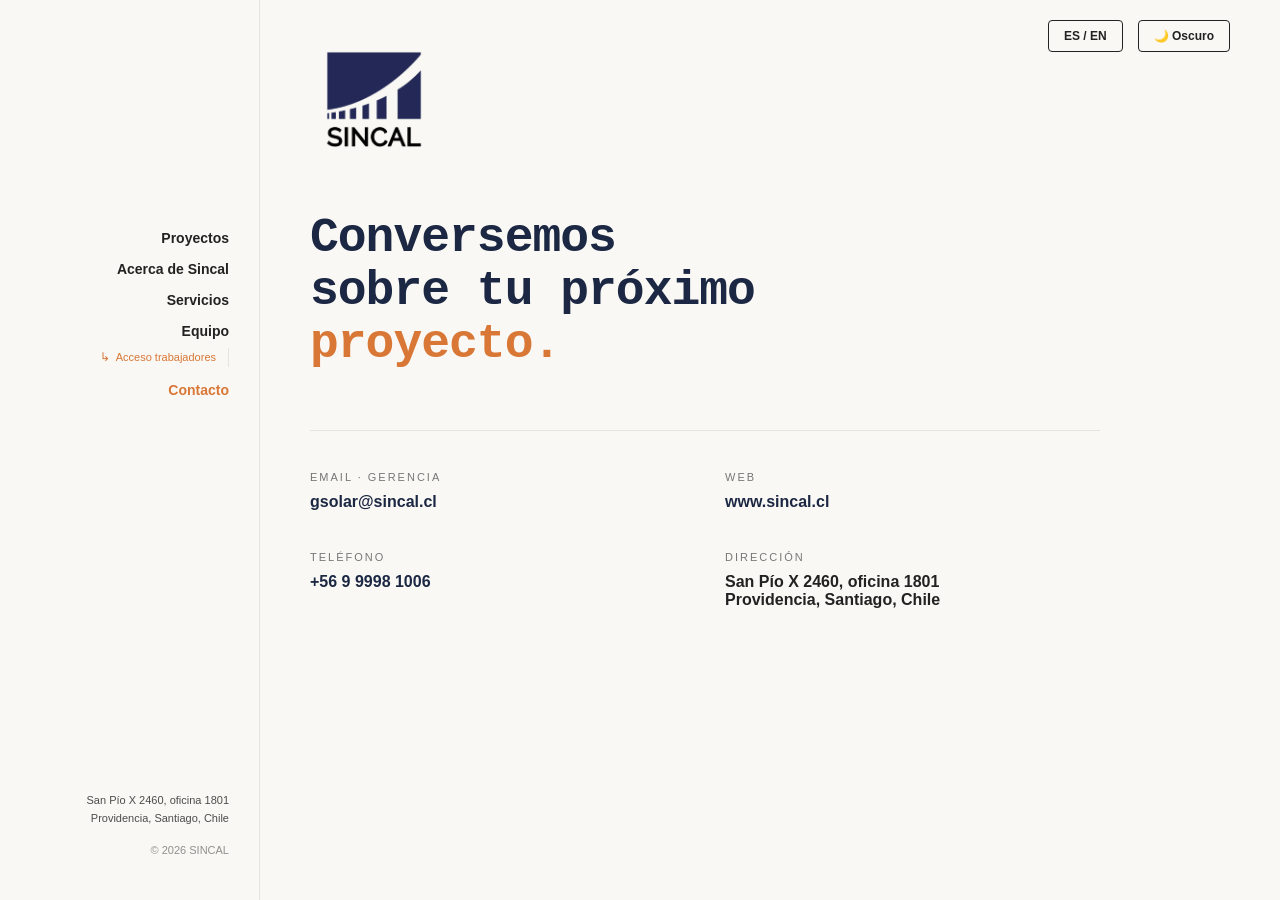
<file: contacto.html>
<!DOCTYPE html>
<html lang="es">
<head>
    <meta charset="UTF-8">
    <meta name="viewport" content="width=device-width, initial-scale=1.0">
    <title>SINCAL – Contacto</title>
    <link rel="stylesheet" href="styles.css?v=20260828-7">
    <link rel="icon" type="image/png" href="Sincal.png">
</head>
<body>

    <div class="top-controls">
        <button class="btn-control" id="lang-toggle">ES / EN</button>
        <button class="btn-control" id="theme-toggle">🌙 Oscuro</button>
    </div>

    <aside class="sidebar">
        <div class="sidebar-top">
            <button class="hamburger-btn" id="btn-hamburger">☰ MENÚ</button>
            <nav>
                <ul id="menu-principal">
                    <li><a href="index.html" data-es="Proyectos" data-en="Projects">Proyectos</a></li>
                    <li><a href="acerca.html" data-es="Acerca de Sincal" data-en="About Sincal">Acerca de Sincal</a></li>
                    <li><a href="servicios.html" data-es="Servicios" data-en="Services">Servicios</a></li>
                    <li class="menu-equipo">
                        <a href="equipo.html" data-es="Equipo" data-en="Team">Equipo</a>
                        <ul class="worker-submenu">
                            <li><a class="acceso-trabajadores" href="/trabajadores" data-es="Acceso trabajadores" data-en="Employee access">Acceso trabajadores</a></li>
                        </ul>
                    </li>
                    <li><a href="contacto.html" class="activo" data-es="Contacto" data-en="Contact">Contacto</a></li>
                </ul>
            </nav>
        </div>
        
        <div class="sidebar-bottom">
            <p data-es="San Pío X 2460, oficina 1801<br>Providencia, Santiago, Chile" data-en="2460 San Pío X, Suite 1801<br>Providencia, Santiago, Chile">San Pío X 2460, oficina 1801<br>Providencia, Santiago, Chile</p>
            <p class="copyright">&copy; 2026 SINCAL</p>
        </div>
    </aside>

    <main class="contenido-principal">
        <div class="logo-container" id="contacto">
            <a href="index.html">
                <img src="Sincal.png" alt="Logo SINCAL" class="logo-main">
            </a>
        </div>

        <section class="seccion-texto">
            <div class="contacto-bloque">
                <h1 class="contacto-titulo">
                    <span data-es="Conversemos" data-en="Let's talk">Conversemos</span><br>
                    <span data-es="sobre tu próximo" data-en="about your next">sobre tu próximo</span><br>
                    <span class="texto-acento" data-es="proyecto." data-en="project.">proyecto.</span>
                </h1>

                <div class="contacto-grid">
                    <div class="contacto-item">
                        <div class="contacto-label" data-es="EMAIL · GERENCIA" data-en="EMAIL · MANAGEMENT">EMAIL · GERENCIA</div>
                        <div class="contacto-valor">
                            <a href="mailto:gsolar@sincal.cl">gsolar@sincal.cl</a>
                        </div>
                    </div>

                    <div class="contacto-item">
                        <div class="contacto-label" data-es="WEB" data-en="WEB">WEB</div>
                        <div class="contacto-valor">
                            <a href="https://www.sincal.cl" target="_blank" rel="noopener noreferrer">www.sincal.cl</a>
                        </div>
                    </div>

                    <div class="contacto-item">
                        <div class="contacto-label" data-es="TELÉFONO" data-en="PHONE">TELÉFONO</div>
                        <div class="contacto-valor">
                            <a href="tel:+56999981006">+56 9 9998 1006</a>
                        </div>
                    </div>

                    <div class="contacto-item">
                        <div class="contacto-label" data-es="DIRECCIÓN" data-en="ADDRESS">DIRECCIÓN</div>
                        <div class="contacto-valor" data-es="San Pío X 2460, oficina 1801<br>Providencia, Santiago, Chile" data-en="San Pío X 2460, Suite 1801<br>Providencia, Santiago, Chile">
                            San Pío X 2460, oficina 1801<br>Providencia, Santiago, Chile
                        </div>
                    </div>
                </div>
            </div>
        </section>
    </main>

    <script>
        const themeToggleBtn = document.getElementById('theme-toggle');
        const body = document.body;
        if (localStorage.getItem('theme') === 'dark') {
            body.classList.add('dark-mode');
            themeToggleBtn.innerHTML = '☀️ Claro';
        }
        themeToggleBtn.addEventListener('click', () => {
            body.classList.toggle('dark-mode');
            localStorage.setItem('theme', body.classList.contains('dark-mode') ? 'dark' : 'light');
            themeToggleBtn.innerHTML = body.classList.contains('dark-mode') ? '☀️ Claro' : '🌙 Oscuro';
        });

        // IDIOMA CON MEMORIA
        const langToggleBtn = document.getElementById('lang-toggle');
        let currentLang = localStorage.getItem('lang') || 'es';

        function aplicarIdioma(lang) {
            langToggleBtn.innerHTML = lang === 'en' ? 'EN / ES' : 'ES / EN';
            document.querySelectorAll('[data-es][data-en]').forEach(el => {
                el.innerHTML = el.getAttribute(`data-${lang}`);
            });
        }

        aplicarIdioma(currentLang);

        langToggleBtn.addEventListener('click', () => {
            currentLang = currentLang === 'es' ? 'en' : 'es';
            localStorage.setItem('lang', currentLang);
            aplicarIdioma(currentLang);
        });

        // --- MENÚ HAMBURGUESA ---
        const btnHamburger = document.getElementById('btn-hamburger');
        const menuPrincipal = document.getElementById('menu-principal');

        if(btnHamburger) {
            btnHamburger.addEventListener('click', () => {
                menuPrincipal.classList.toggle('abierto');
                if(menuPrincipal.classList.contains('abierto')) {
                    btnHamburger.innerHTML = '✕ CERRAR';
                } else {
                    btnHamburger.innerHTML = '☰ MENÚ';
                }
            });
        }
    </script>
</body>
</html>
</file>
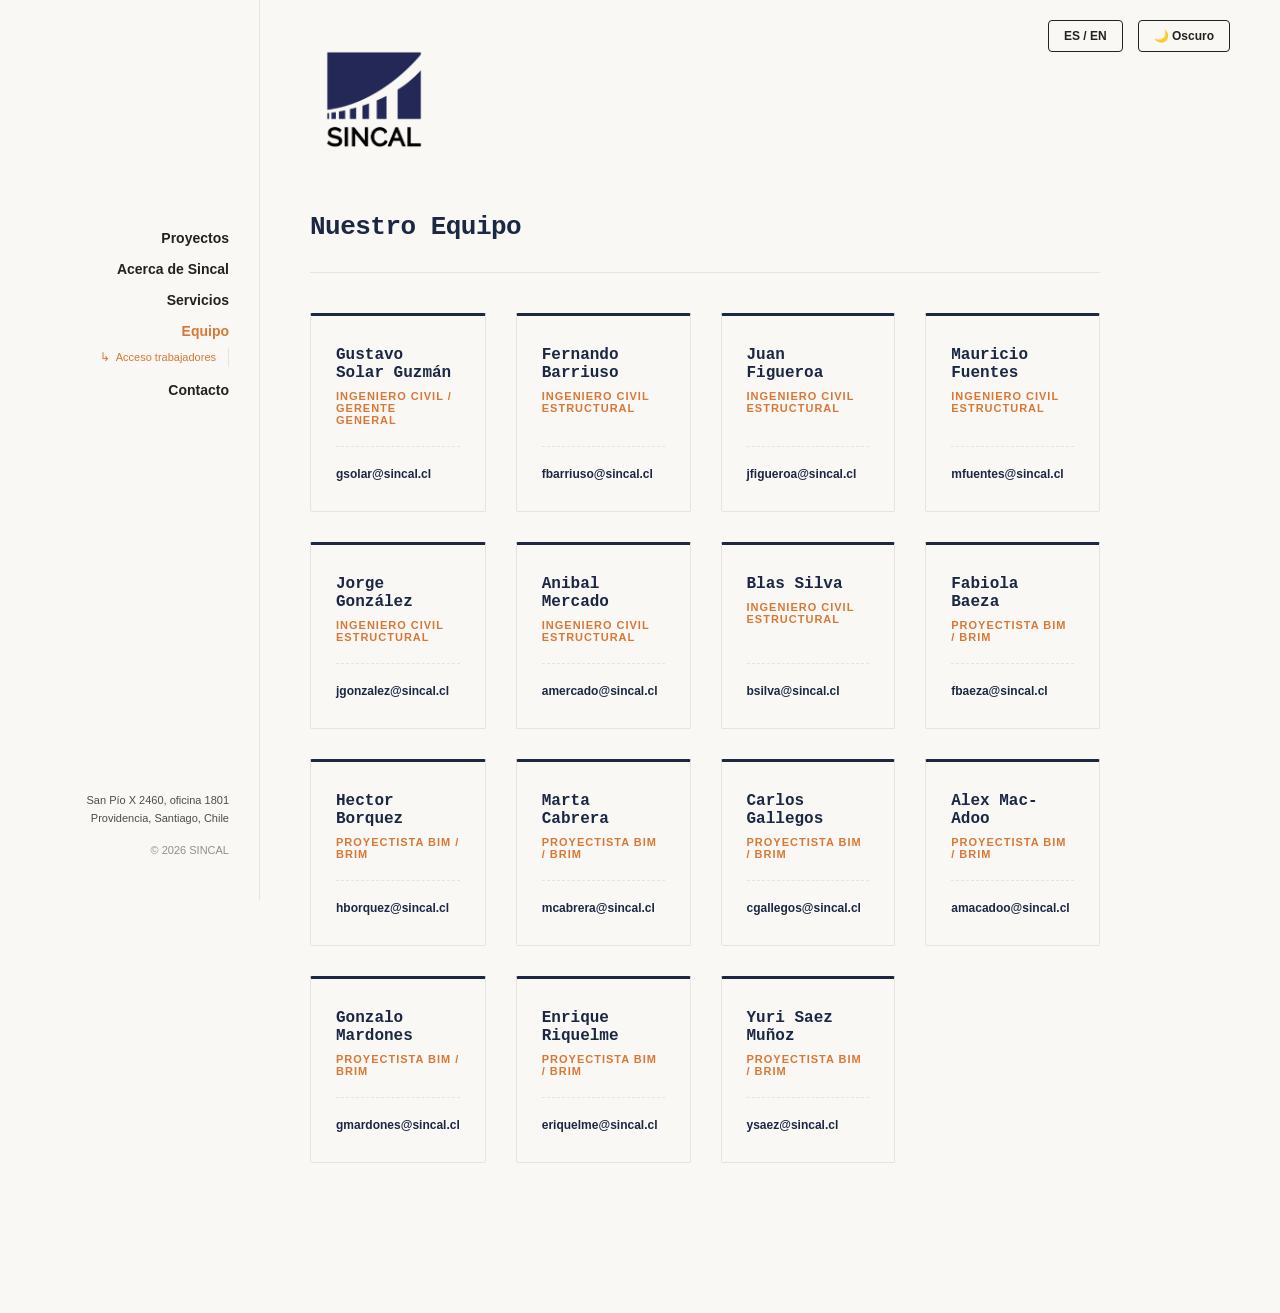
<file: equipo.html>
<!DOCTYPE html>
<html lang="es">
<head>
    <meta charset="UTF-8">
    <meta name="viewport" content="width=device-width, initial-scale=1.0">
    <title>SINCAL – Equipo</title>
    <link rel="stylesheet" href="styles.css?v=20260828-7">
    <link rel="icon" type="image/png" href="Sincal.png">
</head>
<body>

    <div class="top-controls">
        <button class="btn-control" id="lang-toggle">ES / EN</button>
        <button class="btn-control" id="theme-toggle">🌙 Oscuro</button>
    </div>

    <aside class="sidebar">
        <div class="sidebar-top">
            <button class="hamburger-btn" id="btn-hamburger">☰ MENÚ</button>
            <nav>
                <ul id="menu-principal">
                    <li><a href="index.html" data-es="Proyectos" data-en="Projects">Proyectos</a></li>
                    <li><a href="acerca.html" data-es="Acerca de Sincal" data-en="About Sincal">Acerca de Sincal</a></li>
                    <li><a href="servicios.html" data-es="Servicios" data-en="Services">Servicios</a></li>
                    <li class="menu-equipo">
                        <a href="equipo.html" class="activo" data-es="Equipo" data-en="Team">Equipo</a>
                        <ul class="worker-submenu">
                            <li><a class="acceso-trabajadores" href="/trabajadores" data-es="Acceso trabajadores" data-en="Employee access">Acceso trabajadores</a></li>
                        </ul>
                    </li>
                    <li><a href="contacto.html" data-es="Contacto" data-en="Contact">Contacto</a></li>
                </ul>
            </nav>
        </div>
        
        <div class="sidebar-bottom">
            <p data-es="San Pío X 2460, oficina 1801<br>Providencia, Santiago, Chile" data-en="2460 San Pío X, Suite 1801<br>Providencia, Santiago, Chile">San Pío X 2460, oficina 1801<br>Providencia, Santiago, Chile</p>
            <p class="copyright">&copy; 2026 SINCAL</p>
        </div>
    </aside>

    <main class="contenido-principal">
        <div class="logo-container" id="equipo">
            <a href="index.html">
                <img src="Sincal.png" alt="Logo SINCAL" class="logo-main">
            </a>
        </div>

        <section class="seccion-texto">
            <div class="encabezado-seccion">
                <h1 data-es="Nuestro Equipo" data-en="Our Team">Nuestro Equipo</h1>
            </div>

            <div class="grid-equipo">
                
                <div class="equipo-card">
                    <div class="equipo-info">
                        <h3>Gustavo Solar Guzmán</h3>
                        <div class="cargo" data-es="Ingeniero Civil / Gerente General" data-en="Civil Engineer / General Manager">Ingeniero Civil / Gerente General</div>
                    </div>
                    <div class="equipo-detalles">
                        <div class="redes-equipo">
                            <a href="mailto:gsolar@sincal.cl" class="correo-link">gsolar@sincal.cl</a>
                        </div>
                    </div>
                </div>

                <div class="equipo-card">
                    <div class="equipo-info">
                        <h3>Fernando Barriuso</h3>
                        <div class="cargo" data-es="Ingeniero Civil Estructural" data-en="Structural Civil Engineer">Ingeniero Civil Estructural</div>
                    </div>
                    <div class="equipo-detalles">
                        <div class="redes-equipo">
                            <a href="mailto:fbarriuso@sincal.cl" class="correo-link">fbarriuso@sincal.cl</a>
                        </div>
                    </div>
                </div>

                <div class="equipo-card">
                    <div class="equipo-info">
                        <h3>Juan Figueroa</h3>
                        <div class="cargo" data-es="Ingeniero Civil Estructural" data-en="Structural Civil Engineer">Ingeniero Civil Estructural</div>
                    </div>
                    <div class="equipo-detalles">
                        <div class="redes-equipo">
                            <a href="mailto:jfigueroa@sincal.cl" class="correo-link">jfigueroa@sincal.cl</a>
                        </div>
                    </div>
                </div>

                <div class="equipo-card">
                    <div class="equipo-info">
                        <h3>Mauricio Fuentes</h3>
                        <div class="cargo" data-es="Ingeniero Civil Estructural" data-en="Structural Civil Engineer">Ingeniero Civil Estructural</div>
                    </div>
                    <div class="equipo-detalles">
                        <div class="redes-equipo">
                            <a href="mailto:mfuentes@sincal.cl" class="correo-link">mfuentes@sincal.cl</a>
                        </div>
                    </div>
                </div>

                <div class="equipo-card">
                    <div class="equipo-info">
                        <h3>Jorge González</h3>
                        <div class="cargo" data-es="Ingeniero Civil Estructural" data-en="Structural Civil Engineer">Ingeniero Civil Estructural</div>
                    </div>
                    <div class="equipo-detalles">
                        <div class="redes-equipo">
                            <a href="mailto:jgonzalez@sincal.cl" class="correo-link">jgonzalez@sincal.cl</a>
                        </div>
                    </div>
                </div>

                <div class="equipo-card">
                    <div class="equipo-info">
                        <h3>Anibal Mercado</h3>
                        <div class="cargo" data-es="Ingeniero Civil Estructural" data-en="Structural Civil Engineer">Ingeniero Civil Estructural</div>
                    </div>
                    <div class="equipo-detalles">
                        <div class="redes-equipo">
                            <a href="mailto:amercado@sincal.cl" class="correo-link">amercado@sincal.cl</a>
                        </div>
                    </div>
                </div>

                <div class="equipo-card">
                    <div class="equipo-info">
                        <h3>Blas Silva</h3>
                        <div class="cargo" data-es="Ingeniero Civil Estructural" data-en="Structural Civil Engineer">Ingeniero Civil Estructural</div>
                    </div>
                    <div class="equipo-detalles">
                        <div class="redes-equipo">
                            <a href="mailto:bsilva@sincal.cl" class="correo-link">bsilva@sincal.cl</a>
                        </div>
                    </div>
                </div>

                <div class="equipo-card">
                    <div class="equipo-info">
                        <h3>Fabiola Baeza</h3>
                        <div class="cargo" data-es="Proyectista BIM / BrIM" data-en="BIM / BrIM Drafter">Proyectista BIM / BrIM</div>
                    </div>
                    <div class="equipo-detalles">
                        <div class="redes-equipo">
                            <a href="mailto:fbaeza@sincal.cl" class="correo-link">fbaeza@sincal.cl</a>
                        </div>
                    </div>
                </div>

                <div class="equipo-card">
                    <div class="equipo-info">
                        <h3>Hector Borquez</h3>
                        <div class="cargo" data-es="Proyectista BIM / BrIM" data-en="BIM / BrIM Drafter">Proyectista BIM / BrIM</div>
                    </div>
                    <div class="equipo-detalles">
                        <div class="redes-equipo">
                            <a href="mailto:hborquez@sincal.cl" class="correo-link">hborquez@sincal.cl</a>
                        </div>
                    </div>
                </div>

                <div class="equipo-card">
                    <div class="equipo-info">
                        <h3>Marta Cabrera</h3>
                        <div class="cargo" data-es="Proyectista BIM / BrIM" data-en="BIM / BrIM Drafter">Proyectista BIM / BrIM</div>
                    </div>
                    <div class="equipo-detalles">
                        <div class="redes-equipo">
                            <a href="mailto:mcabrera@sincal.cl" class="correo-link">mcabrera@sincal.cl</a>
                        </div>
                    </div>
                </div>

                <div class="equipo-card">
                    <div class="equipo-info">
                        <h3>Carlos Gallegos</h3>
                        <div class="cargo" data-es="Proyectista BIM / BrIM" data-en="BIM / BrIM Drafter">Proyectista BIM / BrIM</div>
                    </div>
                    <div class="equipo-detalles">
                        <div class="redes-equipo">
                            <a href="mailto:cgallegos@sincal.cl" class="correo-link">cgallegos@sincal.cl</a>
                        </div>
                    </div>
                </div>

                <div class="equipo-card">
                    <div class="equipo-info">
                        <h3>Alex Mac-Adoo</h3>
                        <div class="cargo" data-es="Proyectista BIM / BrIM" data-en="BIM / BrIM Drafter">Proyectista BIM / BrIM</div>
                    </div>
                    <div class="equipo-detalles">
                        <div class="redes-equipo">
                            <a href="mailto:amacadoo@sincal.cl" class="correo-link">amacadoo@sincal.cl</a>
                        </div>
                    </div>
                </div>

                <div class="equipo-card">
                    <div class="equipo-info">
                        <h3>Gonzalo Mardones</h3>
                        <div class="cargo" data-es="Proyectista BIM / BrIM" data-en="BIM / BrIM Drafter">Proyectista BIM / BrIM</div>
                    </div>
                    <div class="equipo-detalles">
                        <div class="redes-equipo">
                            <a href="mailto:gmardones@sincal.cl" class="correo-link">gmardones@sincal.cl</a>
                        </div>
                    </div>
                </div>

                <div class="equipo-card">
                    <div class="equipo-info">
                        <h3>Enrique Riquelme</h3>
                        <div class="cargo" data-es="Proyectista BIM / BrIM" data-en="BIM / BrIM Drafter">Proyectista BIM / BrIM</div>
                    </div>
                    <div class="equipo-detalles">
                        <div class="redes-equipo">
                            <a href="mailto:eriquelme@sincal.cl" class="correo-link">eriquelme@sincal.cl</a>
                        </div>
                    </div>
                </div>

                <div class="equipo-card">
                    <div class="equipo-info">
                        <h3>Yuri Saez Muñoz</h3>
                        <div class="cargo" data-es="Proyectista BIM / BrIM" data-en="BIM / BrIM Drafter">Proyectista BIM / BrIM</div>
                    </div>
                    <div class="equipo-detalles">
                        <div class="redes-equipo">
                            <a href="mailto:ysaez@sincal.cl" class="correo-link">ysaez@sincal.cl</a>
                        </div>
                    </div>
                </div>


            </div>
        </section>
    </main>

    <script>
        const themeToggleBtn = document.getElementById('theme-toggle');
        const body = document.body;
        if (localStorage.getItem('theme') === 'dark') {
            body.classList.add('dark-mode');
            themeToggleBtn.innerHTML = '☀️ Claro';
        }
        themeToggleBtn.addEventListener('click', () => {
            body.classList.toggle('dark-mode');
            localStorage.setItem('theme', body.classList.contains('dark-mode') ? 'dark' : 'light');
            themeToggleBtn.innerHTML = body.classList.contains('dark-mode') ? '☀️ Claro' : '🌙 Oscuro';
        });

        // IDIOMA CON MEMORIA
        const langToggleBtn = document.getElementById('lang-toggle');
        let currentLang = localStorage.getItem('lang') || 'es';

        function aplicarIdioma(lang) {
            langToggleBtn.innerHTML = lang === 'en' ? 'EN / ES' : 'ES / EN';
            document.querySelectorAll('[data-es][data-en]').forEach(el => {
                el.innerHTML = el.getAttribute(`data-${lang}`);
            });
        }

        aplicarIdioma(currentLang);

        langToggleBtn.addEventListener('click', () => {
            currentLang = currentLang === 'es' ? 'en' : 'es';
            localStorage.setItem('lang', currentLang);
            aplicarIdioma(currentLang);
        });

        // --- MENÚ HAMBURGUESA ---
        const btnHamburger = document.getElementById('btn-hamburger');
        const menuPrincipal = document.getElementById('menu-principal');

        if(btnHamburger) {
            btnHamburger.addEventListener('click', () => {
                menuPrincipal.classList.toggle('abierto');
                if(menuPrincipal.classList.contains('abierto')) {
                    btnHamburger.innerHTML = '✕ CERRAR';
                } else {
                    btnHamburger.innerHTML = '☰ MENÚ';
                }
            });
        }
    </script>
</body>
</html>
</file>
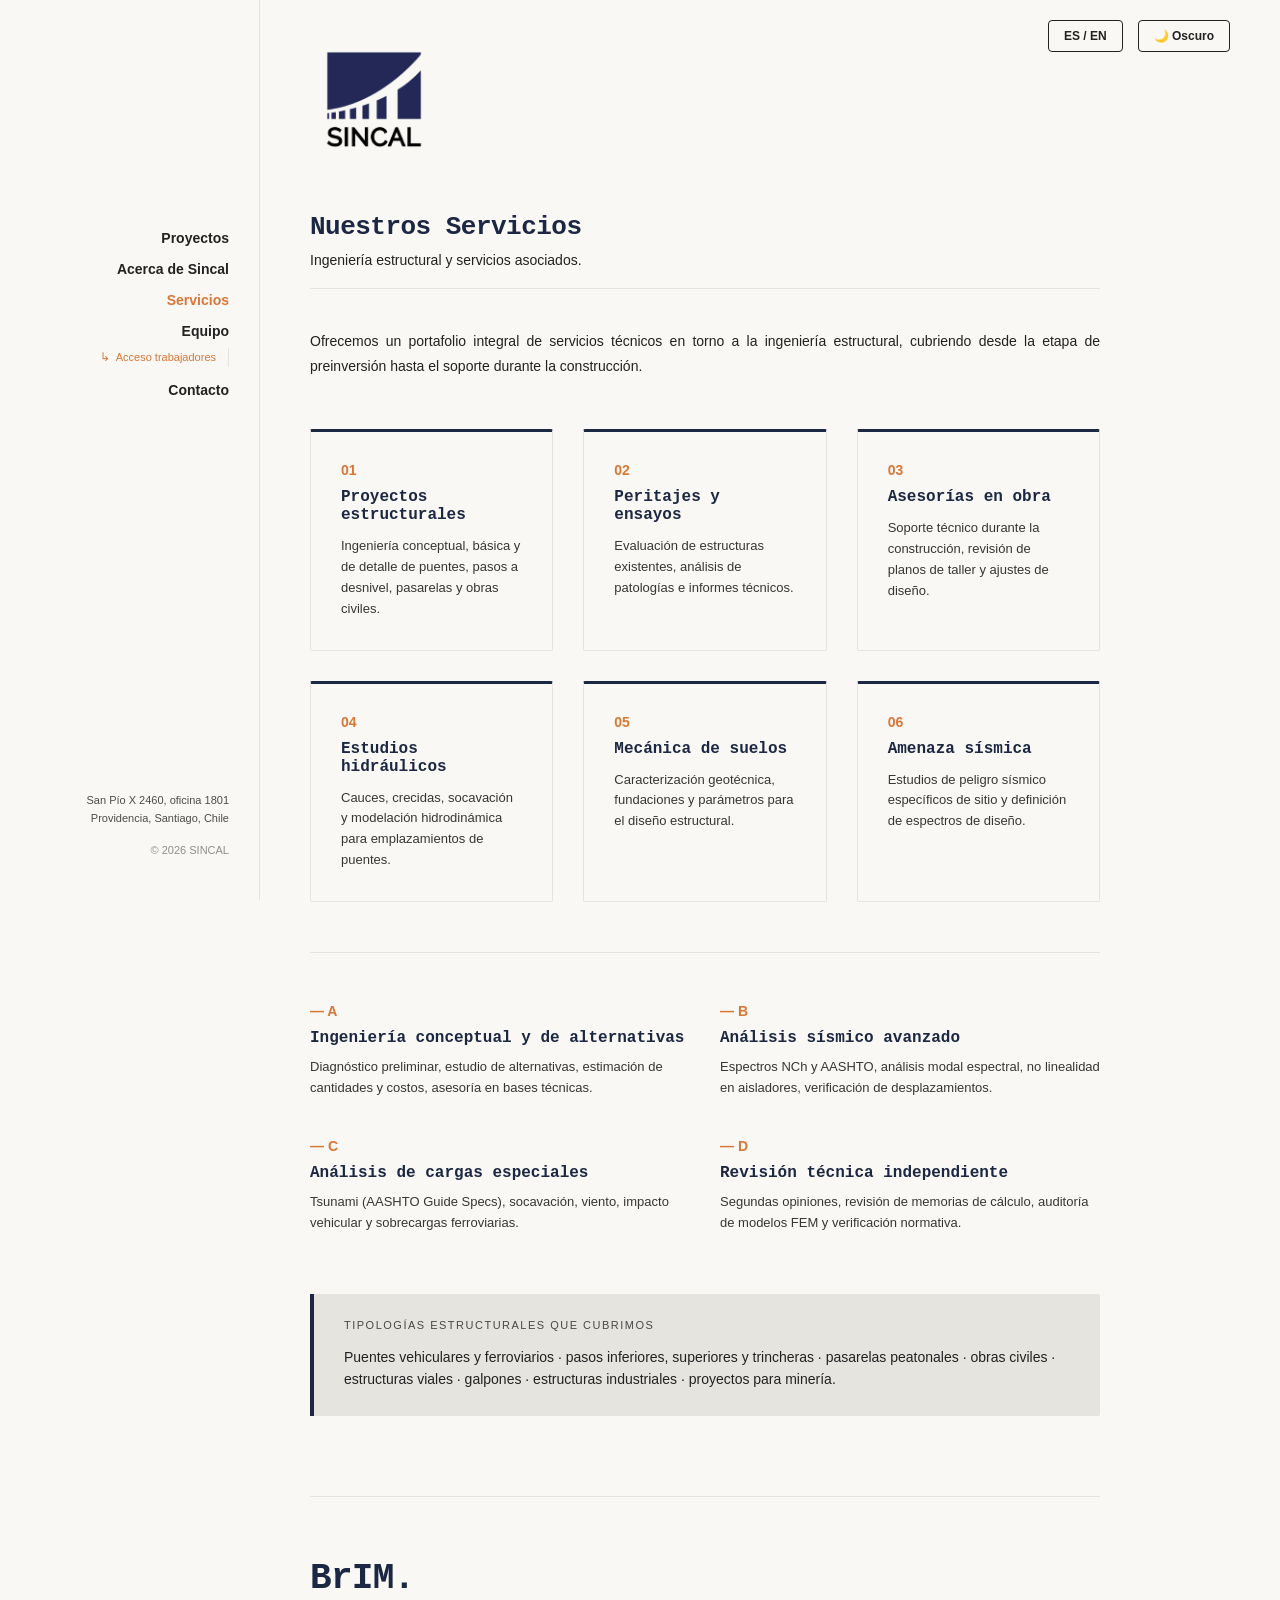
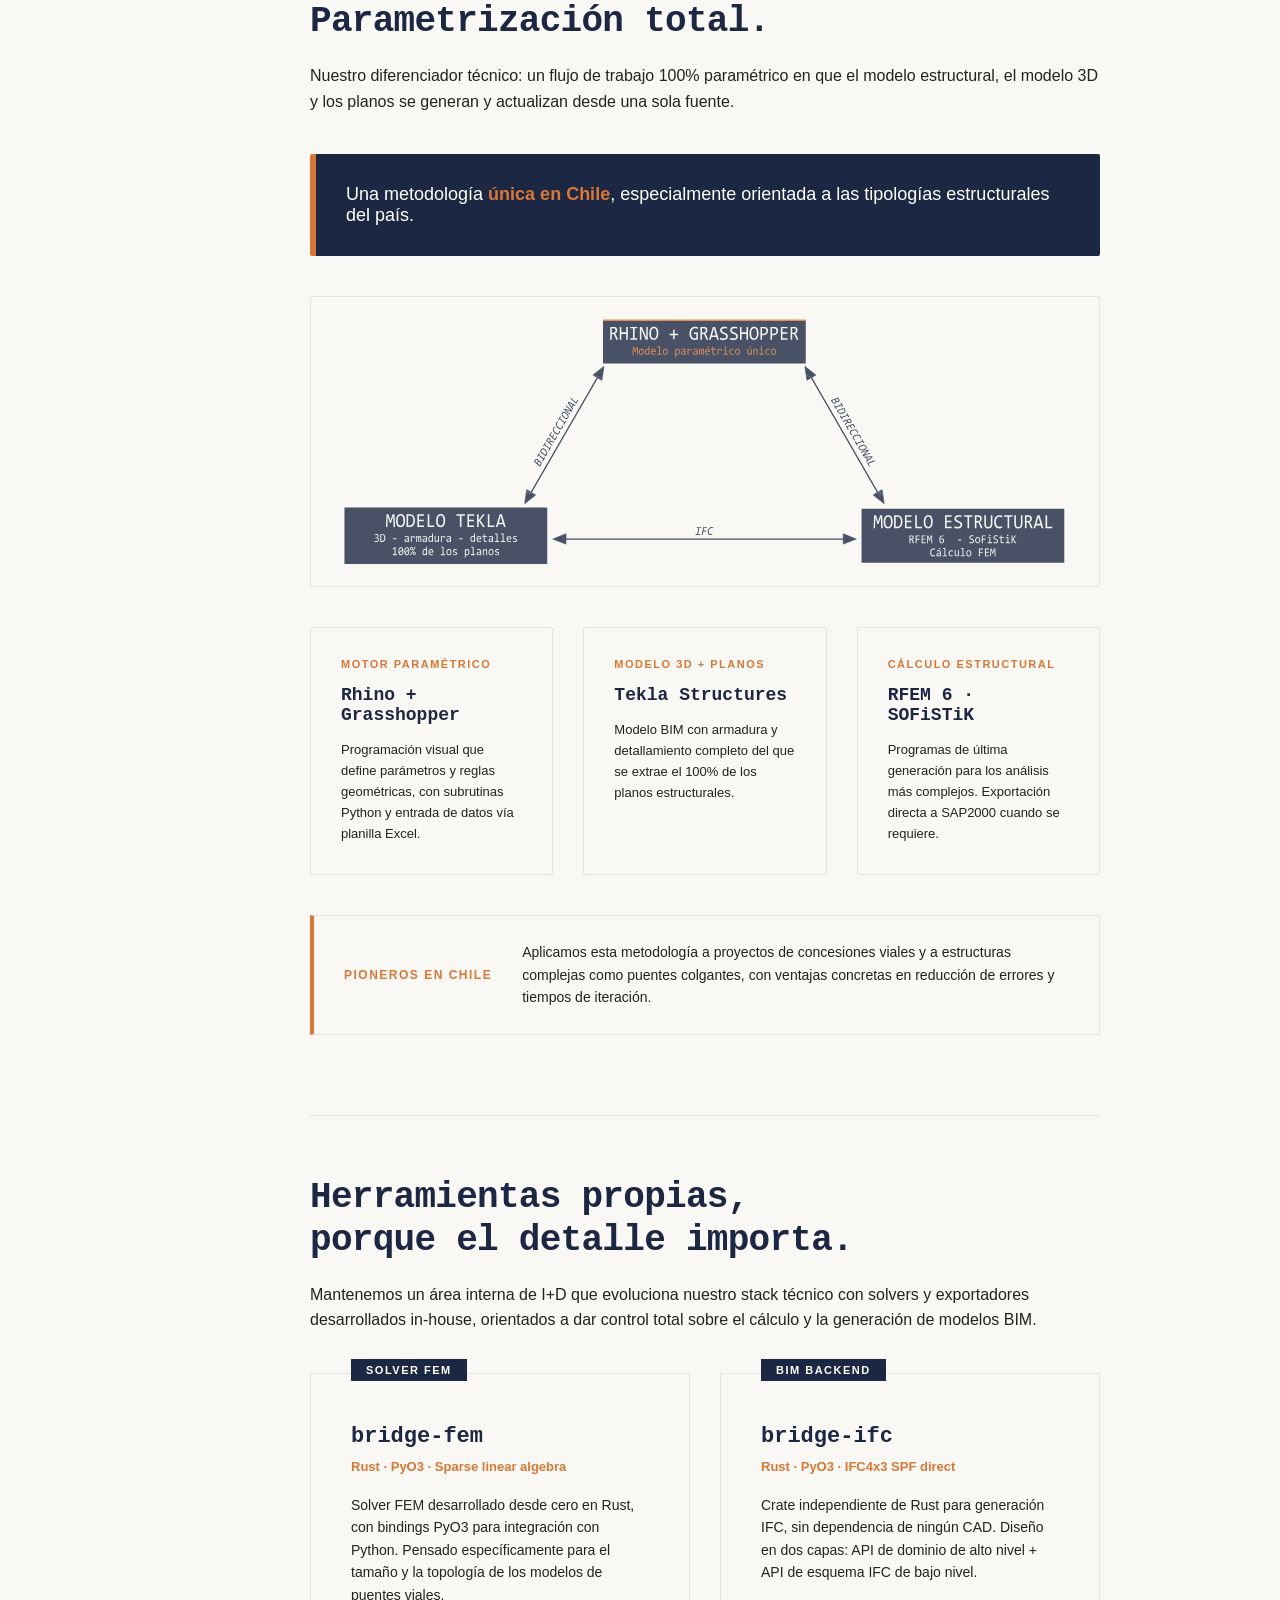
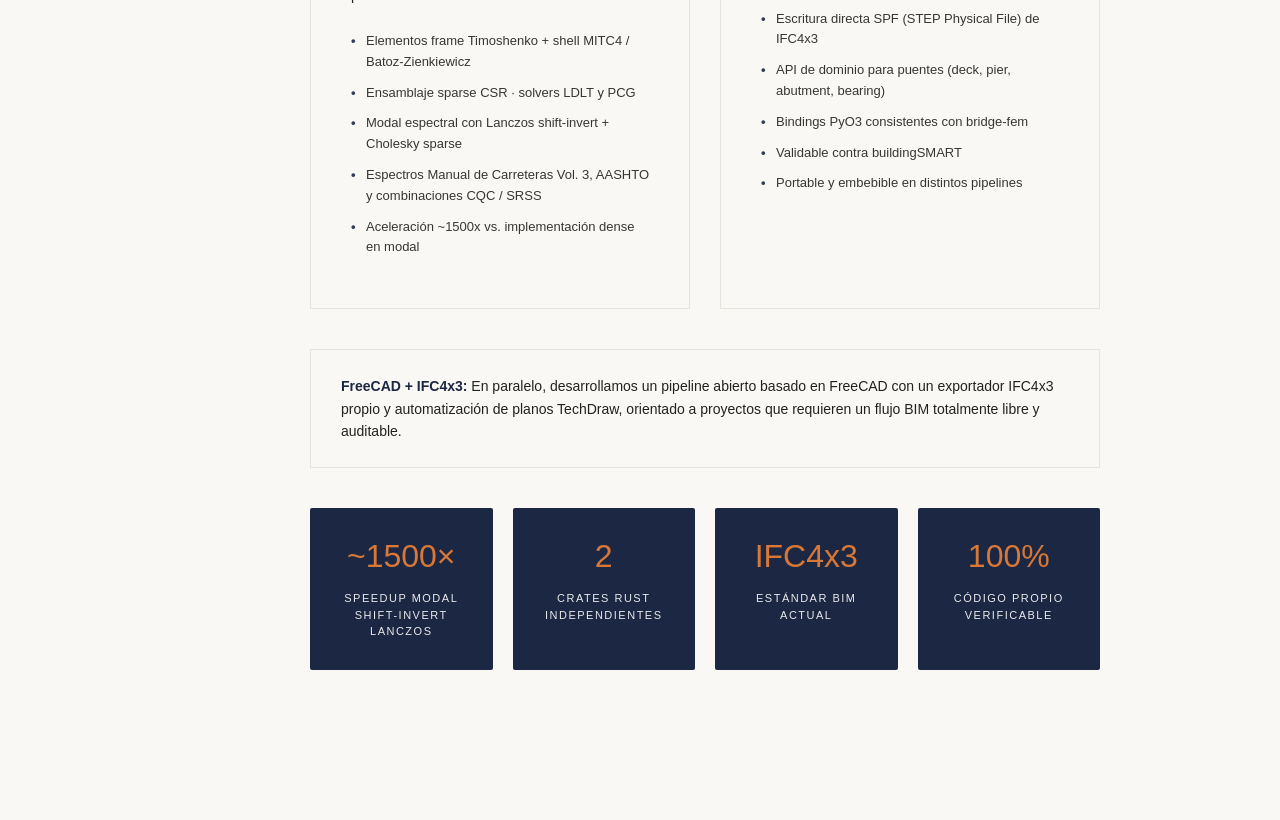
<file: servicios.html>
<!DOCTYPE html>
<html lang="es">
<head>
    <meta charset="UTF-8">
    <meta name="viewport" content="width=device-width, initial-scale=1.0">
    <title>SINCAL – Servicios</title>
    <link rel="stylesheet" href="styles.css?v=20260828-7">
    <link rel="icon" type="image/png" href="Sincal.png">
</head>
<body>

    <div class="top-controls">
        <button class="btn-control" id="lang-toggle">ES / EN</button>
        <button class="btn-control" id="theme-toggle">🌙 Oscuro</button>
    </div>

    <aside class="sidebar">
        <div class="sidebar-top">
            <button class="hamburger-btn" id="btn-hamburger" aria-controls="menu-principal" aria-expanded="false">☰ MENÚ</button>
            
            <nav>
                <ul id="menu-principal">
                    <li><a href="index.html" data-es="Proyectos" data-en="Projects">Proyectos</a></li>
                    <li><a href="acerca.html" data-es="Acerca de Sincal" data-en="About Sincal">Acerca de Sincal</a></li>
                    <li><a href="servicios.html" class="activo" data-es="Servicios" data-en="Services">Servicios</a></li>
                    <li class="menu-equipo">
                        <a href="equipo.html" data-es="Equipo" data-en="Team">Equipo</a>
                        <ul class="worker-submenu">
                            <li><a class="acceso-trabajadores" href="/trabajadores" data-es="Acceso trabajadores" data-en="Employee access">Acceso trabajadores</a></li>
                        </ul>
                    </li>
                    <li><a href="contacto.html" data-es="Contacto" data-en="Contact">Contacto</a></li>
                </ul>
            </nav>
        </div>
        
        <div class="sidebar-bottom">
            <p data-es="San Pío X 2460, oficina 1801<br>Providencia, Santiago, Chile" data-en="2460 San Pío X, Suite 1801<br>Providencia, Santiago, Chile">San Pío X 2460, oficina 1801<br>Providencia, Santiago, Chile</p>
            <p class="copyright">&copy; 2026 SINCAL</p>
        </div>
    </aside>

    <main class="contenido-principal">
        <div class="logo-container" id="servicios">
            <a href="index.html">
                <img src="Sincal.png" alt="Logo SINCAL" class="logo-main">
            </a>
        </div>

        <section class="seccion-texto">
            <div class="encabezado-seccion">
                <h1 data-es="Nuestros Servicios" data-en="Our Services">Nuestros Servicios</h1>
                <p data-es="Ingeniería estructural y servicios asociados." data-en="Structural engineering and associated services.">Ingeniería estructural y servicios asociados.</p>
            </div>

            <div class="acerca-contenido">
                <p data-es="Ofrecemos un portafolio integral de servicios técnicos en torno a la ingeniería estructural, cubriendo desde la etapa de preinversión hasta el soporte durante la construcción." 
                   data-en="We offer a comprehensive portfolio of technical services around structural engineering, covering from the pre-investment stage to support during construction.">
                   Ofrecemos un portafolio integral de servicios técnicos en torno a la ingeniería estructural, cubriendo desde la etapa de preinversión hasta el soporte durante la construcción.
                </p>
            </div>

            <div class="grid-servicios-principales">
                <div class="servicio-card">
                    <div class="servicio-numero">01</div>
                    <h3 data-es="Proyectos estructurales" data-en="Structural projects">Proyectos estructurales</h3>
                    <p data-es="Ingeniería conceptual, básica y de detalle de puentes, pasos a desnivel, pasarelas y obras civiles." data-en="Conceptual, basic, and detailed engineering of bridges, overpasses, footbridges, and civil works.">Ingeniería conceptual, básica y de detalle de puentes, pasos a desnivel, pasarelas y obras civiles.</p>
                </div>

                <div class="servicio-card">
                    <div class="servicio-numero">02</div>
                    <h3 data-es="Peritajes y ensayos" data-en="Expert reports and testing">Peritajes y ensayos</h3>
                    <p data-es="Evaluación de estructuras existentes, análisis de patologías e informes técnicos." data-en="Evaluation of existing structures, pathology analysis, and technical reports.">Evaluación de estructuras existentes, análisis de patologías e informes técnicos.</p>
                </div>

                <div class="servicio-card">
                    <div class="servicio-numero">03</div>
                    <h3 data-es="Asesorías en obra" data-en="On-site consulting">Asesorías en obra</h3>
                    <p data-es="Soporte técnico durante la construcción, revisión de planos de taller y ajustes de diseño." data-en="Technical support during construction, review of shop drawings, and design adjustments.">Soporte técnico durante la construcción, revisión de planos de taller y ajustes de diseño.</p>
                </div>

                <div class="servicio-card">
                    <div class="servicio-numero">04</div>
                    <h3 data-es="Estudios hidráulicos" data-en="Hydraulic studies">Estudios hidráulicos</h3>
                    <p data-es="Cauces, crecidas, socavación y modelación hidrodinámica para emplazamientos de puentes." data-en="Riverbeds, floods, scour, and hydrodynamic modeling for bridge locations.">Cauces, crecidas, socavación y modelación hidrodinámica para emplazamientos de puentes.</p>
                </div>

                <div class="servicio-card">
                    <div class="servicio-numero">05</div>
                    <h3 data-es="Mecánica de suelos" data-en="Soil mechanics">Mecánica de suelos</h3>
                    <p data-es="Caracterización geotécnica, fundaciones y parámetros para el diseño estructural." data-en="Geotechnical characterization, foundations, and parameters for structural design.">Caracterización geotécnica, fundaciones y parámetros para el diseño estructural.</p>
                </div>

                <div class="servicio-card">
                    <div class="servicio-numero">06</div>
                    <h3 data-es="Amenaza sísmica" data-en="Seismic hazard">Amenaza sísmica</h3>
                    <p data-es="Estudios de peligro sísmico específicos de sitio y definición de espectros de diseño." data-en="Site-specific seismic hazard studies and definition of design spectra.">Estudios de peligro sísmico específicos de sitio y definición de espectros de diseño.</p>
                </div>
            </div>

            <div class="grid-servicios-secundarios">
                <div class="servicio-secundario-item">
                    <div class="servicio-letra">— A</div>
                    <h3 data-es="Ingeniería conceptual y de alternativas" data-en="Conceptual and alternative engineering">Ingeniería conceptual y de alternativas</h3>
                    <p data-es="Diagnóstico preliminar, estudio de alternativas, estimación de cantidades y costos, asesoría en bases técnicas." data-en="Preliminary diagnosis, alternative studies, quantity and cost estimation, technical basis consulting.">Diagnóstico preliminar, estudio de alternativas, estimación de cantidades y costos, asesoría en bases técnicas.</p>
                </div>

                <div class="servicio-secundario-item">
                    <div class="servicio-letra">— B</div>
                    <h3 data-es="Análisis sísmico avanzado" data-en="Advanced seismic analysis">Análisis sísmico avanzado</h3>
                    <p data-es="Espectros NCh y AASHTO, análisis modal espectral, no linealidad en aisladores, verificación de desplazamientos." data-en="NCh and AASHTO spectra, spectral modal analysis, nonlinearity in isolators, displacement verification.">Espectros NCh y AASHTO, análisis modal espectral, no linealidad en aisladores, verificación de desplazamientos.</p>
                </div>

                <div class="servicio-secundario-item">
                    <div class="servicio-letra">— C</div>
                    <h3 data-es="Análisis de cargas especiales" data-en="Special load analysis">Análisis de cargas especiales</h3>
                    <p data-es="Tsunami (AASHTO Guide Specs), socavación, viento, impacto vehicular y sobrecargas ferroviarias." data-en="Tsunami (AASHTO Guide Specs), scour, wind, vehicular impact, and railway surcharges.">Tsunami (AASHTO Guide Specs), socavación, viento, impacto vehicular y sobrecargas ferroviarias.</p>
                </div>

                <div class="servicio-secundario-item">
                    <div class="servicio-letra">— D</div>
                    <h3 data-es="Revisión técnica independiente" data-en="Independent technical review">Revisión técnica independiente</h3>
                    <p data-es="Segundas opiniones, revisión de memorias de cálculo, auditoría de modelos FEM y verificación normativa." data-en="Second opinions, calculation memory review, FEM model audit, and normative verification.">Segundas opiniones, revisión de memorias de cálculo, auditoría de modelos FEM y verificación normativa.</p>
                </div>
            </div>

            <div class="bloque-tipologias">
                <div class="tipologias-titulo" data-es="TIPOLOGÍAS ESTRUCTURALES QUE CUBRIMOS" data-en="STRUCTURAL TYPOLOGIES WE COVER">TIPOLOGÍAS ESTRUCTURALES QUE CUBRIMOS</div>
                <div class="tipologias-texto" data-es="Puentes vehiculares y ferroviarios · pasos inferiores, superiores y trincheras · pasarelas peatonales · obras civiles · estructuras viales · galpones · estructuras industriales · proyectos para minería." data-en="Vehicular and railway bridges · underpasses, overpasses, and trenches · pedestrian footbridges · civil works · road structures · warehouses · industrial structures · mining projects.">
                    Puentes vehiculares y ferroviarios · pasos inferiores, superiores y trincheras · pasarelas peatonales · obras civiles · estructuras viales · galpones · estructuras industriales · proyectos para minería.
                </div>
            </div>

            <div class="bloque-metodologia">
                <h2 data-es="BrIM.<br>Parametrización total." data-en="BrIM.<br>Total parameterization.">BrIM.<br>Parametrización total.</h2>
                <p class="metodologia-subtitulo" data-es="Nuestro diferenciador técnico: un flujo de trabajo 100% paramétrico en que el modelo estructural, el modelo 3D y los planos se generan y actualizan desde una sola fuente." data-en="Our technical differentiator: a 100% parametric workflow where the structural model, the 3D model, and the plans are generated and updated from a single source.">
                    Nuestro diferenciador técnico: un flujo de trabajo 100% paramétrico en que el modelo estructural, el modelo 3D y los planos se generan y actualizan desde una sola fuente.
                </p>

                <div class="destacado-metodologia">
                    <p>
                        <span data-es="Una metodología" data-en="A methodology">Una metodología</span> 
                        <strong class="texto-acento" data-es="única en Chile" data-en="unique in Chile">única en Chile</strong>, 
                        <span data-es="especialmente orientada a las tipologías estructurales del país." data-en="especially oriented to the country's structural typologies.">especialmente orientada a las tipologías estructurales del país.</span>
                    </p>
                </div>

                <div class="diagrama-container">
                    <img src="img/diagrama_recortado.svg" alt="Diagrama BrIM" class="diagrama-img">
                </div>

                <div class="grid-metodologia">
                    <div class="metodologia-card">
                        <div class="metodologia-label" data-es="MOTOR PARAMÉTRICO" data-en="PARAMETRIC ENGINE">MOTOR PARAMÉTRICO</div>
                        <h3>Rhino + Grasshopper</h3>
                        <p data-es="Programación visual que define parámetros y reglas geométricas, con subrutinas Python y entrada de datos vía planilla Excel." data-en="Visual programming that defines parameters and geometric rules, with Python subroutines and data entry via Excel spreadsheet.">Programación visual que define parámetros y reglas geométricas, con subrutinas Python y entrada de datos vía planilla Excel.</p>
                    </div>

                    <div class="metodologia-card">
                        <div class="metodologia-label" data-es="MODELO 3D + PLANOS" data-en="3D MODEL + PLANS">MODELO 3D + PLANOS</div>
                        <h3>Tekla Structures</h3>
                        <p data-es="Modelo BIM con armadura y detallamiento completo del que se extrae el 100% de los planos estructurales." data-en="BIM model with reinforcement and complete detailing from which 100% of the structural plans are extracted.">Modelo BIM con armadura y detallamiento completo del que se extrae el 100% de los planos estructurales.</p>
                    </div>

                    <div class="metodologia-card">
                        <div class="metodologia-label" data-es="CÁLCULO ESTRUCTURAL" data-en="STRUCTURAL CALCULATION">CÁLCULO ESTRUCTURAL</div>
                        <h3>RFEM 6 · SOFiSTiK</h3>
                        <p data-es="Programas de última generación para los análisis más complejos. Exportación directa a SAP2000 cuando se requiere." data-en="State-of-the-art programs for the most complex analyses. Direct export to SAP2000 when required.">Programas de última generación para los análisis más complejos. Exportación directa a SAP2000 cuando se requiere.</p>
                    </div>
                </div>

                <div class="banner-pioneros">
                    <div class="pioneros-label" data-es="PIONEROS EN CHILE" data-en="PIONEERS IN CHILE">PIONEROS EN CHILE</div>
                    <div class="pioneros-texto" data-es="Aplicamos esta metodología a proyectos de concesiones viales y a estructuras complejas como puentes colgantes, con ventajas concretas en reducción de errores y tiempos de iteración." data-en="We apply this methodology to road concession projects and complex structures such as suspension bridges, with concrete advantages in reducing errors and iteration times.">
                        Aplicamos esta metodología a proyectos de concesiones viales y a estructuras complejas como puentes colgantes, con ventajas concretas en reducción de errores y tiempos de iteración.
                    </div>
                </div>
            </div>

            <div class="bloque-herramientas">
                <h2 data-es="Herramientas propias,<br>porque el detalle importa." data-en="Proprietary tools,<br>because details matter.">Herramientas propias,<br>porque el detalle importa.</h2>
                <p class="metodologia-subtitulo" data-es="Mantenemos un área interna de I+D que evoluciona nuestro stack técnico con solvers y exportadores desarrollados in-house, orientados a dar control total sobre el cálculo y la generación de modelos BIM." data-en="We maintain an internal R&D area that evolves our technical stack with in-house developed solvers and exporters, aimed at providing total control over calculation and BIM model generation.">
                    Mantenemos un área interna de I+D que evoluciona nuestro stack técnico con solvers y exportadores desarrollados in-house, orientados a dar control total sobre el cálculo y la generación de modelos BIM.
                </p>

                <div class="grid-herramientas">
                    <div class="herramienta-card">
                        <div class="herramienta-badge" data-es="SOLVER FEM" data-en="FEM SOLVER">SOLVER FEM</div>
                        <h3>bridge-fem</h3>
                        <p class="herramienta-tech">Rust · PyO3 · Sparse linear algebra</p>
                        <p class="herramienta-desc" data-es="Solver FEM desarrollado desde cero en Rust, con bindings PyO3 para integración con Python. Pensado específicamente para el tamaño y la topología de los modelos de puentes viales." data-en="FEM Solver developed from scratch in Rust, with PyO3 bindings for Python integration. Designed specifically for the size and topology of road bridge models.">Solver FEM desarrollado desde cero en Rust, con bindings PyO3 para integración con Python. Pensado específicamente para el tamaño y la topología de los modelos de puentes viales.</p>
                        
                        <ul class="herramienta-lista">
                            <li data-es="Elementos frame Timoshenko + shell MITC4 / Batoz-Zienkiewicz" data-en="Timoshenko frame elements + MITC4 / Batoz-Zienkiewicz shell">Elementos frame Timoshenko + shell MITC4 / Batoz-Zienkiewicz</li>
                            <li data-es="Ensamblaje sparse CSR · solvers LDLT y PCG" data-en="Sparse CSR assembly · LDLT and PCG solvers">Ensamblaje sparse CSR · solvers LDLT y PCG</li>
                            <li data-es="Modal espectral con Lanczos shift-invert + Cholesky sparse" data-en="Spectral modal with Lanczos shift-invert + sparse Cholesky">Modal espectral con Lanczos shift-invert + Cholesky sparse</li>
                            <li data-es="Espectros Manual de Carreteras Vol. 3, AASHTO y combinaciones CQC / SRSS" data-en="Highway Manual Vol. 3 spectra, AASHTO and CQC / SRSS combinations">Espectros Manual de Carreteras Vol. 3, AASHTO y combinaciones CQC / SRSS</li>
                            <li data-es="Aceleración ~1500x vs. implementación dense en modal" data-en="~1500x speedup vs. dense implementation in modal">Aceleración ~1500x vs. implementación dense en modal</li>
                        </ul>
                    </div>

                    <div class="herramienta-card">
                        <div class="herramienta-badge" data-es="BIM BACKEND" data-en="BIM BACKEND">BIM BACKEND</div>
                        <h3>bridge-ifc</h3>
                        <p class="herramienta-tech">Rust · PyO3 · IFC4x3 SPF direct</p>
                        <p class="herramienta-desc" data-es="Crate independiente de Rust para generación IFC, sin dependencia de ningún CAD. Diseño en dos capas: API de dominio de alto nivel + API de esquema IFC de bajo nivel." data-en="Independent Rust crate for IFC generation, with no CAD dependency. Two-layer design: high-level domain API + low-level IFC schema API.">Crate independiente de Rust para generación IFC, sin dependencia de ningún CAD. Diseño en dos capas: API de dominio de alto nivel + API de esquema IFC de bajo nivel.</p>
                        
                        <ul class="herramienta-lista">
                            <li data-es="Escritura directa SPF (STEP Physical File) de IFC4x3" data-en="Direct SPF (STEP Physical File) writing of IFC4x3">Escritura directa SPF (STEP Physical File) de IFC4x3</li>
                            <li data-es="API de dominio para puentes (deck, pier, abutment, bearing)" data-en="Domain API for bridges (deck, pier, abutment, bearing)">API de dominio para puentes (deck, pier, abutment, bearing)</li>
                            <li data-es="Bindings PyO3 consistentes con bridge-fem" data-en="PyO3 bindings consistent with bridge-fem">Bindings PyO3 consistentes con bridge-fem</li>
                            <li data-es="Validable contra buildingSMART" data-en="Validatable against buildingSMART">Validable contra buildingSMART</li>
                            <li data-es="Portable y embebible en distintos pipelines" data-en="Portable and embeddable in different pipelines">Portable y embebible en distintos pipelines</li>
                        </ul>
                    </div>
                </div>

                <div class="banner-freecad">
                    <p data-es="<strong>FreeCAD + IFC4x3:</strong> En paralelo, desarrollamos un pipeline abierto basado en FreeCAD con un exportador IFC4x3 propio y automatización de planos TechDraw, orientado a proyectos que requieren un flujo BIM totalmente libre y auditable." data-en="<strong>FreeCAD + IFC4x3:</strong> In parallel, we developed an open pipeline based on FreeCAD with our own IFC4x3 exporter and TechDraw plan automation, aimed at projects that require a completely free and auditable BIM flow.">
                        <strong>FreeCAD + IFC4x3:</strong> En paralelo, desarrollamos un pipeline abierto basado en FreeCAD con un exportador IFC4x3 propio y automatización de planos TechDraw, orientado a proyectos que requieren un flujo BIM totalmente libre y auditable.
                    </p>
                </div>

                <div class="grid-metricas">
                    <div class="metrica-card">
                        <div class="metrica-valor">~1500×</div>
                        <div class="metrica-label" data-es="SPEEDUP MODAL<br>SHIFT-INVERT<br>LANCZOS" data-en="MODAL SPEEDUP<br>SHIFT-INVERT<br>LANCZOS">SPEEDUP MODAL<br>SHIFT-INVERT<br>LANCZOS</div>
                    </div>
                    <div class="metrica-card">
                        <div class="metrica-valor">2</div>
                        <div class="metrica-label" data-es="CRATES RUST<br>INDEPENDIENTES" data-en="INDEPENDENT<br>RUST CRATES">CRATES RUST<br>INDEPENDIENTES</div>
                    </div>
                    <div class="metrica-card">
                        <div class="metrica-valor">IFC4x3</div>
                        <div class="metrica-label" data-es="ESTÁNDAR BIM<br>ACTUAL" data-en="CURRENT BIM<br>STANDARD">ESTÁNDAR BIM<br>ACTUAL</div>
                    </div>
                    <div class="metrica-card">
                        <div class="metrica-valor">100%</div>
                        <div class="metrica-label" data-es="CÓDIGO PROPIO<br>VERIFICABLE" data-en="VERIFIABLE<br>PROPRIETARY CODE">CÓDIGO PROPIO<br>VERIFICABLE</div>
                    </div>
                </div>
            </div>

        </section>
    </main>

    <script>
        const themeToggleBtn = document.getElementById('theme-toggle');
        const body = document.body;
        if (localStorage.getItem('theme') === 'dark') {
            body.classList.add('dark-mode');
            themeToggleBtn.innerHTML = '☀️ Claro';
        }
        themeToggleBtn.addEventListener('click', () => {
            body.classList.toggle('dark-mode');
            localStorage.setItem('theme', body.classList.contains('dark-mode') ? 'dark' : 'light');
            themeToggleBtn.innerHTML = body.classList.contains('dark-mode') ? '☀️ Claro' : '🌙 Oscuro';
        });

        // IDIOMA CON MEMORIA
        const langToggleBtn = document.getElementById('lang-toggle');
        let currentLang = localStorage.getItem('lang') || 'es';

        function aplicarIdioma(lang) {
            langToggleBtn.innerHTML = lang === 'en' ? 'EN / ES' : 'ES / EN';
            document.querySelectorAll('[data-es][data-en]').forEach(el => {
                el.innerHTML = el.getAttribute(`data-${lang}`);
            });
        }

        aplicarIdioma(currentLang);

        langToggleBtn.addEventListener('click', () => {
            currentLang = currentLang === 'es' ? 'en' : 'es';
            localStorage.setItem('lang', currentLang);
            aplicarIdioma(currentLang);
        });

        const btnHamburger = document.getElementById('btn-hamburger');
        const menuPrincipal = document.getElementById('menu-principal');

        if (btnHamburger && menuPrincipal) {
            btnHamburger.addEventListener('click', () => {
                const abierto = menuPrincipal.classList.toggle('abierto');
                btnHamburger.textContent = abierto ? '✕ CERRAR' : '☰ MENÚ';
                btnHamburger.setAttribute('aria-expanded', String(abierto));
            });
        }
    </script>
</body>
</html>
</file>
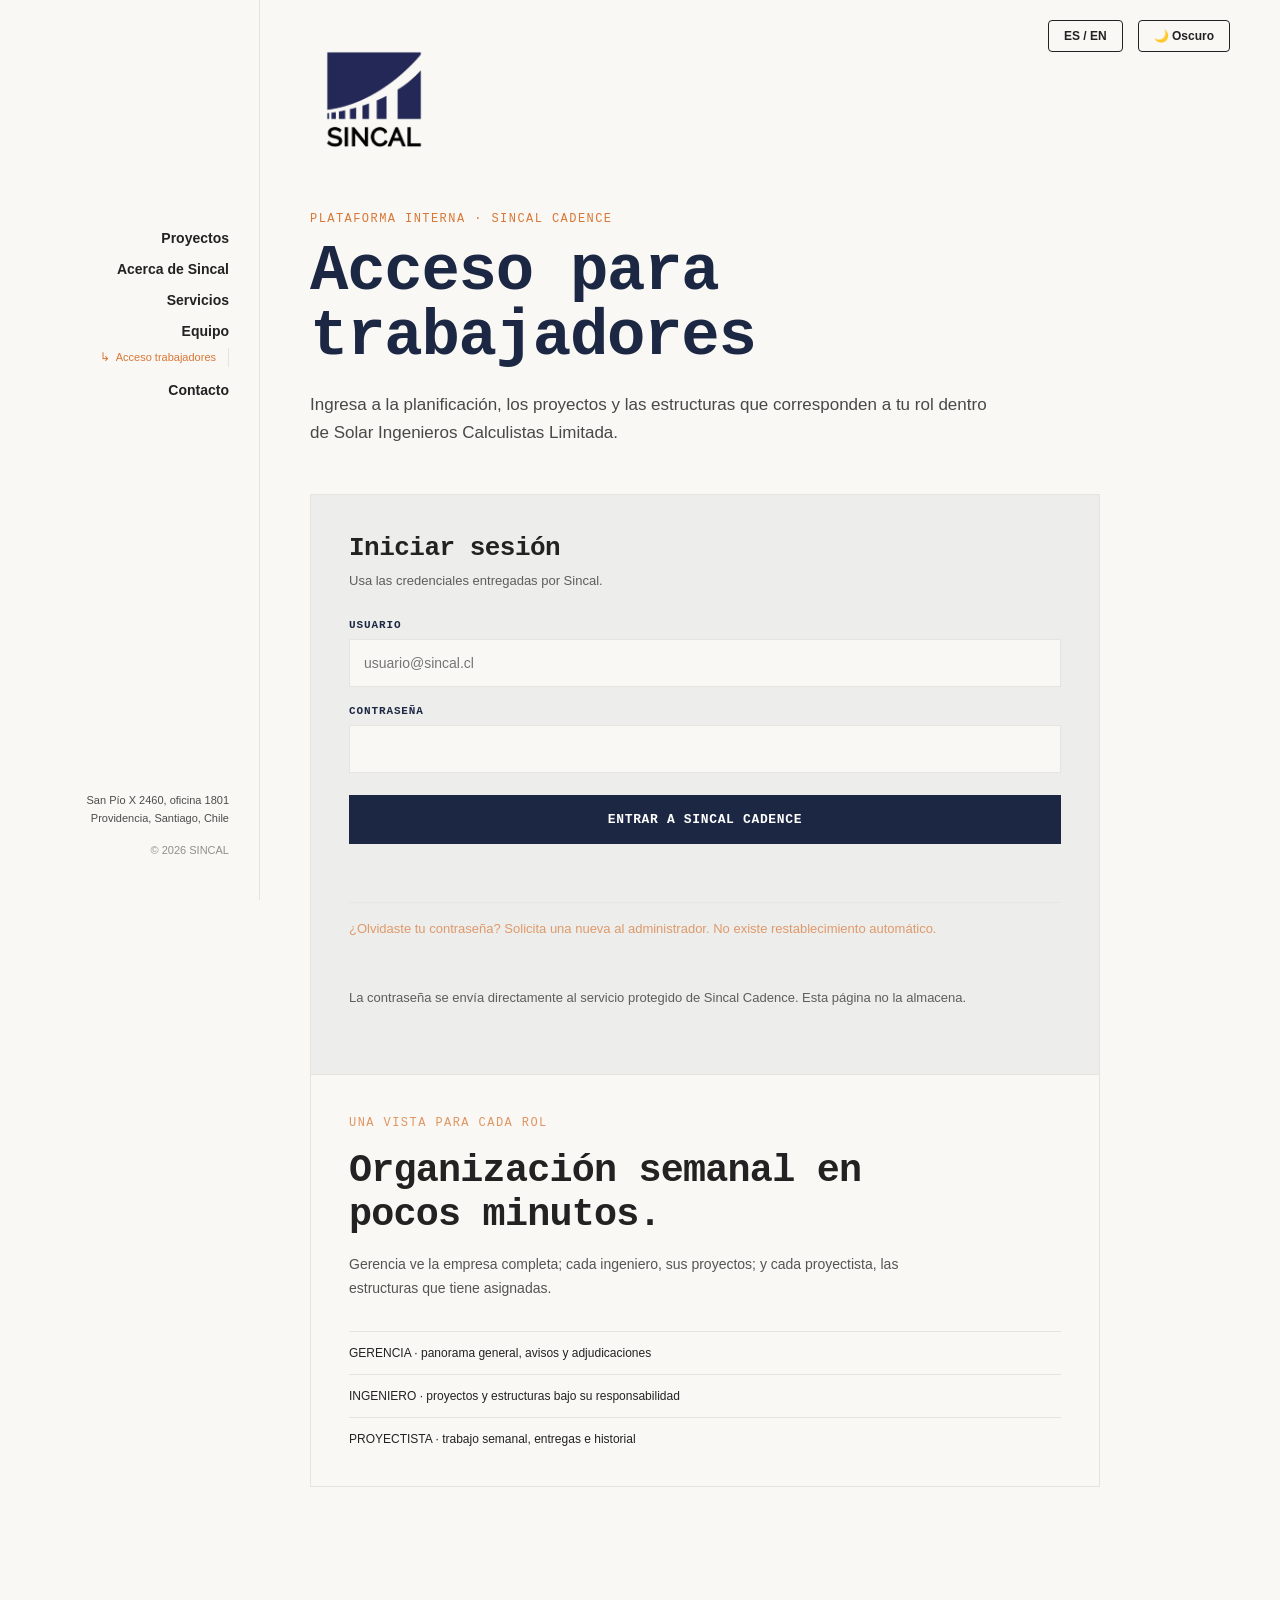
<file: trabajadores.html>
<!DOCTYPE html>
<html lang="es">
<head>
    <meta charset="UTF-8">
    <meta name="viewport" content="width=device-width, initial-scale=1.0">
    <title>SINCAL – Acceso trabajadores</title>
    <link rel="stylesheet" href="styles.css?v=20260828-7">
    <link rel="icon" type="image/png" href="Sincal.png">
</head>
<body>
    <div class="top-controls">
        <button class="btn-control" id="lang-toggle" type="button">ES / EN</button>
        <button class="btn-control" id="theme-toggle" type="button">🌙 Oscuro</button>
    </div>

    <aside class="sidebar">
        <div class="sidebar-top">
            <button class="hamburger-btn" id="btn-hamburger" type="button" aria-controls="menu-principal" aria-expanded="false">☰ MENÚ</button>
            <nav aria-label="Navegación principal">
                <ul id="menu-principal">
                    <li><a href="index.html" data-es="Proyectos" data-en="Projects">Proyectos</a></li>
                    <li><a href="acerca.html" data-es="Acerca de Sincal" data-en="About Sincal">Acerca de Sincal</a></li>
                    <li><a href="servicios.html" data-es="Servicios" data-en="Services">Servicios</a></li>
                    <li class="menu-equipo">
                        <a href="equipo.html" data-es="Equipo" data-en="Team">Equipo</a>
                        <ul class="worker-submenu">
                            <li><a class="acceso-trabajadores activo" href="trabajadores.html" aria-current="page" data-es="Acceso trabajadores" data-en="Employee access">Acceso trabajadores</a></li>
                        </ul>
                    </li>
                    <li><a href="contacto.html" data-es="Contacto" data-en="Contact">Contacto</a></li>
                </ul>
            </nav>
        </div>

        <div class="sidebar-bottom">
            <p data-es="San Pío X 2460, oficina 1801<br>Providencia, Santiago, Chile" data-en="2460 San Pío X, Suite 1801<br>Providencia, Santiago, Chile">San Pío X 2460, oficina 1801<br>Providencia, Santiago, Chile</p>
            <p class="copyright">&copy; 2026 SINCAL</p>
        </div>
    </aside>

    <main class="contenido-principal">
        <div class="logo-container">
            <a href="index.html">
                <img src="Sincal.png" alt="Logo SINCAL" class="logo-main">
            </a>
        </div>

        <section class="employee-portal" aria-labelledby="employee-title">
            <p class="employee-portal__eyebrow" data-es="PLATAFORMA INTERNA · SINCAL CADENCE" data-en="INTERNAL PLATFORM · SINCAL CADENCE">PLATAFORMA INTERNA · SINCAL CADENCE</p>
            <h1 id="employee-title" data-es="Acceso para trabajadores" data-en="Employee access">Acceso para trabajadores</h1>
            <p class="employee-portal__intro" data-es="Ingresa a la planificación, los proyectos y las estructuras que corresponden a tu rol dentro de Solar Ingenieros Calculistas Limitada." data-en="Access the planning, projects and structures assigned to your role at Solar Ingenieros Calculistas Limitada.">Ingresa a la planificación, los proyectos y las estructuras que corresponden a tu rol dentro de Solar Ingenieros Calculistas Limitada.</p>

            <div class="employee-login">
                <div class="employee-login__context">
                    <div>
                        <p class="employee-portal__eyebrow" data-es="UNA VISTA PARA CADA ROL" data-en="A VIEW FOR EACH ROLE">UNA VISTA PARA CADA ROL</p>
                        <h2 data-es="Organización semanal en pocos minutos." data-en="Weekly planning in a few minutes.">Organización semanal en pocos minutos.</h2>
                        <p data-es="Gerencia ve la empresa completa; cada ingeniero, sus proyectos; y cada proyectista, las estructuras que tiene asignadas." data-en="Management sees the whole company; engineers see their projects; and drafters see their assigned structures.">Gerencia ve la empresa completa; cada ingeniero, sus proyectos; y cada proyectista, las estructuras que tiene asignadas.</p>
                    </div>
                    <ul aria-label="Perfiles disponibles">
                        <li data-es="GERENCIA · panorama general, avisos y adjudicaciones" data-en="MANAGEMENT · overview, alerts and assignments">GERENCIA · panorama general, avisos y adjudicaciones</li>
                        <li data-es="INGENIERO · proyectos y estructuras bajo su responsabilidad" data-en="ENGINEER · projects and structures under their responsibility">INGENIERO · proyectos y estructuras bajo su responsabilidad</li>
                        <li data-es="PROYECTISTA · trabajo semanal, entregas e historial" data-en="DRAFTER · weekly work, deliveries and history">PROYECTISTA · trabajo semanal, entregas e historial</li>
                    </ul>
                </div>

                <div class="employee-login__form-wrap">
                    <h2 data-es="Iniciar sesión" data-en="Sign in">Iniciar sesión</h2>
                    <p data-es="Usa las credenciales entregadas por Sincal." data-en="Use the credentials provided by Sincal.">Usa las credenciales entregadas por Sincal.</p>
                    <form class="employee-login__form" id="employee-login-form" novalidate>
                        <div class="employee-login__field">
                            <label for="employee-username" data-es="Usuario" data-en="Username">Usuario</label>
                            <input id="employee-username" name="username" type="text" inputmode="email" autocomplete="username" spellcheck="false" required aria-required="true" placeholder="usuario@sincal.cl">
                        </div>
                        <div class="employee-login__field">
                            <label for="employee-password" data-es="Contraseña" data-en="Password">Contraseña</label>
                            <input id="employee-password" name="password" type="password" autocomplete="current-password" required aria-required="true">
                        </div>
                        <button class="employee-login__submit" id="employee-login-submit" type="submit" data-es="Entrar a Sincal Cadence" data-en="Enter Sincal Cadence">Entrar a Sincal Cadence</button>
                        <p class="employee-login__status" id="employee-login-status" role="status" aria-live="polite"></p>
                    </form>
                    <p class="employee-login__support" data-es="¿Olvidaste tu contraseña? Solicita una nueva al administrador. No existe restablecimiento automático." data-en="Forgot your password? Ask the administrator for a new one. There is no automatic reset.">¿Olvidaste tu contraseña? Solicita una nueva al administrador. No existe restablecimiento automático.</p>
                    <p class="employee-login__privacy" data-es="La contraseña se envía directamente al servicio protegido de Sincal Cadence. Esta página no la almacena." data-en="Your password is sent directly to the protected Sincal Cadence service. This page does not store it.">La contraseña se envía directamente al servicio protegido de Sincal Cadence. Esta página no la almacena.</p>
                </div>
            </div>
        </section>
    </main>

    <script>
        const body = document.body;
        const themeToggleBtn = document.getElementById('theme-toggle');
        const langToggleBtn = document.getElementById('lang-toggle');
        const loginForm = document.getElementById('employee-login-form');
        const loginButton = document.getElementById('employee-login-submit');
        const loginStatus = document.getElementById('employee-login-status');
        const localPreview = ['127.0.0.1', 'localhost'].includes(window.location.hostname);
        const cadenceOrigin = localPreview ? 'http://127.0.0.1:8080' : 'https://cadence.sincal.cl';
        let currentLang = localStorage.getItem('lang') || 'es';

        if (localStorage.getItem('theme') === 'dark') {
            body.classList.add('dark-mode');
        }

        function updateThemeLabel() {
            themeToggleBtn.textContent = body.classList.contains('dark-mode')
                ? (currentLang === 'es' ? '☀️ Claro' : '☀️ Light')
                : (currentLang === 'es' ? '🌙 Oscuro' : '🌙 Dark');
        }

        function aplicarIdioma(lang) {
            currentLang = lang;
            langToggleBtn.textContent = lang === 'en' ? 'EN / ES' : 'ES / EN';
            document.documentElement.lang = lang;
            document.querySelectorAll('[data-es][data-en]').forEach((element) => {
                element.innerHTML = element.getAttribute(`data-${lang}`);
            });
            updateThemeLabel();
        }

        aplicarIdioma(currentLang);

        themeToggleBtn.addEventListener('click', () => {
            body.classList.toggle('dark-mode');
            localStorage.setItem('theme', body.classList.contains('dark-mode') ? 'dark' : 'light');
            updateThemeLabel();
        });

        langToggleBtn.addEventListener('click', () => {
            const nextLanguage = currentLang === 'es' ? 'en' : 'es';
            localStorage.setItem('lang', nextLanguage);
            aplicarIdioma(nextLanguage);
        });

        const btnHamburger = document.getElementById('btn-hamburger');
        const menuPrincipal = document.getElementById('menu-principal');
        btnHamburger.addEventListener('click', () => {
            const isOpen = menuPrincipal.classList.toggle('abierto');
            btnHamburger.setAttribute('aria-expanded', String(isOpen));
            btnHamburger.textContent = isOpen ? '✕ CERRAR' : '☰ MENÚ';
        });

        loginForm.addEventListener('submit', async (event) => {
            event.preventDefault();
            loginStatus.classList.remove('is-success');
            loginStatus.textContent = '';

            if (!loginForm.reportValidity()) {
                return;
            }

            const formData = new FormData(loginForm);
            loginButton.disabled = true;
            loginButton.textContent = currentLang === 'es' ? 'Ingresando…' : 'Signing in…';

            try {
                const response = await fetch(`${cadenceOrigin}/api/auth/login`, {
                    method: 'POST',
                    credentials: 'include',
                    headers: {'Content-Type': 'application/json'},
                    body: JSON.stringify({
                        email: String(formData.get('username') || '').trim(),
                        password: String(formData.get('password') || '')
                    })
                });
                const payload = await response.json().catch(() => ({}));
                if (!response.ok) {
                    throw new Error(payload.error || (currentLang === 'es' ? 'No fue posible iniciar sesión.' : 'Unable to sign in.'));
                }

                loginStatus.classList.add('is-success');
                loginStatus.textContent = currentLang === 'es' ? 'Acceso correcto. Abriendo Sincal Cadence…' : 'Access granted. Opening Sincal Cadence…';
                window.location.assign(`${cadenceOrigin}/`);
            } catch (error) {
                const networkError = error instanceof TypeError;
                loginStatus.textContent = networkError
                    ? (currentLang === 'es'
                        ? 'No fue posible conectar con Sincal Cadence. Intenta nuevamente en unos minutos.'
                        : 'Unable to connect to Sincal Cadence. Please try again in a few minutes.')
                    : (error instanceof Error
                        ? error.message
                        : (currentLang === 'es' ? 'No fue posible iniciar sesión.' : 'Unable to sign in.'));
                loginButton.disabled = false;
                loginButton.textContent = currentLang === 'es' ? 'Entrar a Sincal Cadence' : 'Enter Sincal Cadence';
            }
        });
    </script>
</body>
</html>
</file>
<file: styles.css>
/* Reseteo básico */
* {
    margin: 0;
    padding: 0;
    box-sizing: border-box;
}

/* Variables de Color - Por defecto Modo Claro (Blanco Hueso) */
:root {
    --font-sans: "Helvetica Neue", Helvetica, Arial, sans-serif;
    --font-titulos: Consolas, "Courier New", monospace;
    --color-principal: #1C2843; 
    --color-resplandor: rgba(28, 40, 67, 0.4); 
    --color-fondo: #F9F8F4; 
    --color-superficie: #F9F8F4; 
    --color-texto: #222222;
    --color-borde: #E5E4DF;
    --color-acento: #d97736; 
}

/* Variables Modo Oscuro */
body.dark-mode {
    --color-principal: #5A88C2; 
    --color-resplandor: rgba(90, 136, 194, 0.6);
    --color-fondo: #121212;
    --color-superficie: #121212;
    --color-texto: #E0E0E0;
    --color-borde: #333333;
    --color-acento: #e59762; 
}

body {
    font-family: var(--font-sans);
    font-size: 14px;
    font-weight: 400;
    -webkit-font-smoothing: antialiased;
    -moz-osx-font-smoothing: grayscale;

    background-color: var(--color-fondo);
    color: var(--color-texto);
    display: flex;
    transition: background-color 0.4s, color 0.4s;
    scroll-behavior: smooth;
}

/* EFECTO DE ILUMINACIÓN EN TEXTOS */
a:hover, h3:hover, li:hover, .sidebar-bottom p:hover {
    color: var(--color-principal);
    text-shadow: 0 0 8px var(--color-resplandor);
    transition: all 0.3s ease;
}

/* --- BOTONES SUPERIORES --- */
.top-controls {
    position: fixed;
    top: 20px;
    right: 50px;
    display: flex;
    gap: 15px;
    z-index: 200;
}

.btn-control {
    background-color: transparent;
    border: 1px solid var(--color-texto);
    color: var(--color-texto);
    font-family: var(--font-sans);
    font-size: 12px;
    font-weight: 600;
    padding: 8px 15px;
    border-radius: 4px;
    cursor: pointer;
    transition: all 0.3s ease;
}

.btn-control:hover {
    background-color: var(--color-principal);
    color: white;
    border-color: var(--color-principal);
}

/* --- MENÚ LATERAL (SIDEBAR) --- */
.sidebar {
    width: 260px;
    height: 100vh;
    background-color: var(--color-superficie);
    border-right: 1px solid var(--color-borde);
    position: fixed;
    top: 0;
    left: 0;
    display: flex;
    flex-direction: column;
    justify-content: space-between;
    padding: 230px 30px 40px 30px; 
    z-index: 100;
    transition: background-color 0.4s, border-color 0.4s;
}

.sidebar nav ul {
    list-style: none;
    display: flex;
    flex-direction: column;
    gap: 15px;
    text-align: right;
}

.sidebar nav a {
    color: var(--color-texto);
    text-decoration: none;
    font-size: 14px;
    font-weight: 600;
    transition: all 0.3s ease;
}

.submenu {
    display: flex;
    flex-direction: column;
    gap: 10px;
    margin-top: 10px;
    padding-right: 10px;
    border-right: 2px solid var(--color-borde);
}

.submenu a {
    font-size: 12px !important;
    font-weight: 400 !important;
}

.sidebar-bottom {
    font-size: 11px;
    text-align: right;
    line-height: 1.6;
    color: var(--color-texto);
    opacity: 0.8;
}

.copyright {
    margin-top: 15px;
    opacity: 0.6;
}

/* --- ESTADO ACTIVO DEL MENÚ --- */
.sidebar nav a.activo {
    color: var(--color-acento); 
}

.sidebar nav a.activo:hover {
    color: var(--color-acento);
    text-shadow: 0 0 8px rgba(217, 119, 54, 0.4); 
}

.sidebar nav ul.worker-submenu {
    display: block;
    margin-top: 9px;
    padding-right: 12px;
    border-right: 1px solid var(--color-borde);
    text-align: right;
}

.sidebar nav ul.worker-submenu li {
    line-height: 1.25;
}

.sidebar nav a.acceso-trabajadores {
    display: inline-flex;
    justify-content: flex-end;
    align-items: center;
    gap: 6px;
    padding: 2px 0;
    color: var(--color-acento);
    font-size: 11px;
    font-weight: 500;
}

.sidebar nav a.acceso-trabajadores::before {
    content: "↳";
    font-size: 12px;
}

.sidebar nav a.acceso-trabajadores:hover {
    color: var(--color-acento);
}

/* --- ACCESO INTERNO SINCAL CADENCE --- */
.employee-portal {
    max-width: 1120px;
    padding-bottom: 70px;
}

.employee-portal__eyebrow {
    margin-bottom: 14px;
    color: var(--color-acento);
    font-family: var(--font-titulos);
    font-size: 12px;
    letter-spacing: 0.12em;
    text-transform: uppercase;
}

.employee-portal h1 {
    max-width: 760px;
    margin-bottom: 20px;
    color: var(--color-principal);
    font-family: var(--font-titulos);
    font-size: clamp(34px, 5vw, 68px);
    line-height: 1.02;
}

.employee-portal__intro {
    max-width: 690px;
    color: var(--color-texto);
    font-size: 17px;
    line-height: 1.7;
    opacity: 0.82;
}

.employee-login {
    display: grid;
    grid-template-columns: minmax(0, 1fr) minmax(340px, 440px);
    margin-top: 46px;
    border: 1px solid var(--color-borde);
}

.employee-login__context,
.employee-login__form-wrap {
    padding: 38px;
}

.employee-login__context {
    display: flex;
    min-height: 410px;
    flex-direction: column;
    justify-content: space-between;
    border-right: 1px solid var(--color-borde);
}

.employee-login__context h2 {
    max-width: 560px;
    margin: 16px 0;
    font-family: var(--font-titulos);
    font-size: clamp(25px, 3vw, 40px);
    line-height: 1.15;
}

.employee-login__context p {
    max-width: 570px;
    line-height: 1.7;
    opacity: 0.76;
}

.employee-login__context ul {
    display: grid;
    gap: 12px;
    margin-top: 30px;
    list-style: none;
}

.employee-login__context li {
    padding-top: 12px;
    border-top: 1px solid var(--color-borde);
    font-size: 12px;
    line-height: 1.5;
}

.employee-login__form-wrap {
    display: flex;
    flex-direction: column;
    justify-content: center;
    background: color-mix(in srgb, var(--color-principal) 5%, transparent);
}

.employee-login__form-wrap h2 {
    margin-bottom: 8px;
    font-family: var(--font-titulos);
    font-size: 26px;
}

.employee-login__form-wrap > p {
    margin-bottom: 28px;
    font-size: 13px;
    line-height: 1.55;
    opacity: 0.7;
}

.employee-login__form {
    display: grid;
    gap: 18px;
}

.employee-login__field {
    display: grid;
    gap: 8px;
}

.employee-login__field label {
    color: var(--color-principal);
    font-family: var(--font-titulos);
    font-size: 11px;
    font-weight: 700;
    letter-spacing: 0.08em;
    text-transform: uppercase;
}

.employee-login__field input {
    width: 100%;
    min-height: 48px;
    padding: 12px 14px;
    border: 1px solid var(--color-borde);
    border-radius: 0;
    outline: none;
    background: var(--color-superficie);
    color: var(--color-texto);
    font: inherit;
}

.employee-login__field input:focus {
    border-color: var(--color-acento);
    box-shadow: 0 0 0 2px color-mix(in srgb, var(--color-acento) 18%, transparent);
}

.employee-login__submit {
    min-height: 49px;
    margin-top: 4px;
    border: 1px solid var(--color-principal);
    background: var(--color-principal);
    color: white;
    cursor: pointer;
    font-family: var(--font-titulos);
    font-size: 13px;
    font-weight: 700;
    letter-spacing: 0.05em;
    text-transform: uppercase;
}

.employee-login__submit:hover,
.employee-login__submit:focus-visible {
    border-color: var(--color-acento);
    background: var(--color-acento);
}

.employee-login__submit:disabled {
    cursor: wait;
    opacity: 0.6;
}

.employee-login__status {
    min-height: 20px;
    margin-top: 2px;
    color: #b13d2f;
    font-size: 12px;
    line-height: 1.5;
}

.employee-login__status.is-success {
    color: #287a52;
}

.employee-login__privacy {
    margin-top: 20px;
    font-size: 11px;
    line-height: 1.55;
    opacity: 0.58;
}

.employee-login__support {
    margin-top: 18px;
    padding-top: 16px;
    border-top: 1px solid var(--color-borde);
    color: var(--color-acento);
    font-size: 12px;
    line-height: 1.55;
}

.employee-portal__access {
    display: grid;
    grid-template-columns: minmax(0, 1.35fr) minmax(280px, 0.65fr);
    gap: 0;
    margin-top: 46px;
    border: 1px solid var(--color-borde);
}

.employee-portal__cta,
.employee-portal__security {
    min-height: 260px;
    padding: 34px;
}

.employee-portal__cta {
    display: flex;
    flex-direction: column;
    align-items: flex-start;
    justify-content: space-between;
    border-right: 1px solid var(--color-borde);
}

.employee-portal__cta span,
.employee-portal__security span,
.employee-role span {
    color: var(--color-acento);
    font-family: var(--font-titulos);
    font-size: 11px;
    letter-spacing: 0.1em;
    text-transform: uppercase;
}

.employee-portal__cta h2 {
    max-width: 540px;
    margin: 12px 0;
    font-family: var(--font-titulos);
    font-size: clamp(25px, 3vw, 40px);
    line-height: 1.15;
}

.employee-portal__cta p,
.employee-portal__security p,
.employee-role p {
    line-height: 1.65;
    opacity: 0.76;
}

.employee-portal__button {
    display: inline-flex;
    align-items: center;
    gap: 14px;
    margin-top: 28px;
    padding: 14px 18px;
    border: 1px solid var(--color-principal);
    background: var(--color-principal);
    color: white;
    font-family: var(--font-titulos);
    font-weight: 700;
    letter-spacing: 0.04em;
    text-decoration: none;
}

.employee-portal__button:hover {
    border-color: var(--color-acento);
    background: var(--color-acento);
    color: white;
    text-shadow: none;
}

.employee-portal__security {
    display: grid;
    align-content: center;
    gap: 14px;
    background: color-mix(in srgb, var(--color-principal) 5%, transparent);
}

.employee-portal__roles {
    display: grid;
    grid-template-columns: repeat(3, minmax(0, 1fr));
    margin-top: 24px;
    border: 1px solid var(--color-borde);
}

.employee-role {
    min-height: 190px;
    padding: 26px;
    border-right: 1px solid var(--color-borde);
}

.employee-role:last-child {
    border-right: 0;
}

.employee-role h3 {
    margin: 18px 0 9px;
    font-family: var(--font-titulos);
    font-size: 20px;
}

.employee-portal__footnote {
    margin-top: 20px;
    color: var(--color-texto);
    font-size: 12px;
    line-height: 1.6;
    opacity: 0.62;
}

/* --- CONTENIDO PRINCIPAL --- */
.contenido-principal {
    margin-left: 260px; 
    width: calc(100% - 260px);
    padding: 80px 180px 50px 50px;
}

/* --- LOGO --- */
.logo-container {
    height: 72px; 
    margin-bottom: 60px; 
    display: flex;
    align-items: flex-end;
}

.logo-main {
    max-height: 100%;
    width: 128px; 
    object-fit: contain;
    transition: filter 0.4s ease;
}

body.dark-mode .logo-main {
    filter: brightness(0) invert(1);
}

/* --- INTRODUCCIÓN HOME --- */
.home-intro {
    max-width: 850px;
    margin-bottom: 60px;
}

.home-intro h2 {
    font-size: 44px; /* Título el doble de grande (de 22px a 44px) */
    color: var(--color-principal);
    margin-bottom: 20px;
    line-height: 1.2; /* Títulos grandes requieren menor interlineado */
    text-transform: uppercase; /* Fuerza el texto a MAYÚSCULAS completas */
    font-weight: 700;
}

.home-intro p {
    font-size: 14px;
    color: var(--color-texto);
    line-height: 1.8;
    margin-bottom: 20px;
    text-align: justify;
}

/* Estilo exclusivo para la bajada del Home */
.home-intro .bajada {
    font-size: 19px; /* Aumentado un 33% aprox. (de 14px a 19px) */
    font-style: italic;
    color: var(--color-acento); /* Pinta la bajada en naranjo corporativo */
    line-height: 1.6;
    margin-bottom: 30px;
    text-align: left;
    font-weight: 500;
}

/* Jerarquía tipográfica Helvetica */
h1, h2, h3, h4, h5, h6 {
    font-family: var(--font-titulos);
}

h1, h2 {
    font-weight: 700;
    letter-spacing: -0.02em;
}

h3, h4, h5, h6 {
    font-weight: 600;
}

button, .btn-descarga, .btn-contacto, .btn-proyecto, .hamburger-btn {
    font-family: var(--font-sans);
    font-weight: 600;
}

/* --- SECCIONES DE TEXTO --- */
.seccion-texto {
    margin-bottom: 100px; 
}

.encabezado-seccion {
    margin-bottom: 40px;
    border-bottom: 1px solid var(--color-borde);
    padding-bottom: 20px;
}

.encabezado-seccion h1 {
    color: var(--color-principal);
    font-size: 26px;
    margin-bottom: 10px;
}

.acerca-contenido {
    max-width: 850px;
    margin-bottom: 50px;
}

.acerca-contenido p {
    font-size: 14px;
    line-height: 1.8;
    margin-bottom: 20px;
    color: var(--color-texto);
    text-align: justify;
}

/* --- FICHA TÉCNICA (Acerca de) --- */
.ficha-tecnica {
    max-width: 850px;
    margin-bottom: 60px;
    border-top: 1px solid var(--color-borde);
}

.ficha-item {
    border-bottom: 1px solid var(--color-borde);
    padding: 15px 0;
}

.ficha-label {
    font-size: 11px;
    text-transform: uppercase;
    letter-spacing: 1.5px;
    color: var(--color-texto);
    opacity: 0.6;
    margin-bottom: 6px;
}

.ficha-valor {
    font-size: 15px;
    color: var(--color-principal);
}

/* --- CUADRÍCULAS DE TARJETAS --- */
.grid-pilares, .grid-servicios-principales {
    display: grid;
    grid-template-columns: repeat(3, 1fr);
    gap: 30px;
    margin-bottom: 50px;
}

.pilar-card, .servicio-card {
    padding: 30px;
    border: 1px solid var(--color-borde);
    border-top: 3px solid var(--color-principal); 
    background-color: var(--color-superficie);
    border-radius: 2px;
}

.servicio-numero, .servicio-letra {
    font-size: 14px;
    color: var(--color-acento); 
    margin-bottom: 10px;
    font-weight: bold;
}

.pilar-card h3, .servicio-card h3 {
    color: var(--color-principal);
    font-size: 16px;
    margin-bottom: 12px;
}

.pilar-card p, .servicio-card p {
    font-size: 13px;
    line-height: 1.6;
    color: var(--color-texto);
    opacity: 0.9;
}

/* --- CUADRÍCULA SERVICIOS SECUNDARIOS --- */
.grid-servicios-secundarios {
    display: grid;
    grid-template-columns: repeat(2, 1fr);
    gap: 40px 30px;
    margin-bottom: 60px;
    border-top: 1px solid var(--color-borde);
    padding-top: 50px;
}

.servicio-secundario-item h3 {
    color: var(--color-principal);
    font-size: 16px;
    margin-bottom: 10px;
}

.servicio-secundario-item p {
    font-size: 13px;
    line-height: 1.6;
    color: var(--color-texto);
    opacity: 0.9;
}

/* --- BLOQUE TIPOLOGÍAS ESTRUCTURALES --- */
.bloque-tipologias {
    background-color: var(--color-borde);
    border-left: 4px solid var(--color-principal);
    padding: 25px 30px;
    margin-bottom: 50px;
    border-radius: 0 2px 2px 0;
}

.tipologias-titulo {
    font-size: 11px;
    text-transform: uppercase;
    letter-spacing: 1.5px;
    color: var(--color-texto);
    opacity: 0.8;
    margin-bottom: 15px;
}

.tipologias-texto {
    font-size: 14px;
    line-height: 1.6;
    color: var(--color-texto);
}

/* --- METODOLOGÍA BrIM (Servicios) --- */
.bloque-metodologia {
    margin-top: 80px;
    border-top: 1px solid var(--color-borde);
    padding-top: 60px;
}

.bloque-metodologia h2 {
    font-size: 36px;
    color: var(--color-principal);
    line-height: 1.2;
    margin-bottom: 20px;
    font-weight: bold;
}

.metodologia-subtitulo {
    font-size: 16px;
    color: var(--color-texto);
    line-height: 1.6;
    margin-bottom: 40px;
    max-width: 800px;
}

.destacado-metodologia {
    background-color: var(--color-principal);
    color: white;
    padding: 30px;
    border-left: 6px solid var(--color-acento);
    margin-bottom: 40px;
    border-radius: 2px;
}

.destacado-metodologia p {
    font-size: 18px;
    margin: 0;
}

.destacado-metodologia .texto-acento {
    color: var(--color-acento);
}

/* --- CORRECCIÓN DIAGRAMA SVG --- */
.diagrama-container {
    background-color: var(--color-superficie);
    padding: 10px; 
    text-align: center;
    border: 1px solid var(--color-borde);
    margin-bottom: 40px;
    border-radius: 2px;
    width: 100%; 
    display: flex;
    justify-content: center;
    align-items: center;
}

.diagrama-img {
    max-width: 100%;
    width: 100%; 
    height: auto; 
    opacity: 0.8; 
    display: block; 
}

.grid-metodologia {
    display: grid;
    grid-template-columns: repeat(3, 1fr);
    gap: 30px;
    margin-bottom: 40px;
}

.metodologia-card {
    padding: 30px;
    border: 1px solid var(--color-borde);
    background-color: var(--color-fondo);
    border-radius: 2px;
}

.metodologia-label {
    font-size: 11px;
    color: var(--color-acento);
    text-transform: uppercase;
    letter-spacing: 1.5px;
    margin-bottom: 15px;
    font-weight: bold;
}

.metodologia-card h3 {
    font-size: 18px;
    color: var(--color-principal);
    margin-bottom: 15px;
}

.metodologia-card p {
    font-size: 13px;
    line-height: 1.6;
    color: var(--color-texto);
}

.banner-pioneros {
    display: flex;
    align-items: center;
    border: 1px solid var(--color-borde);
    border-left: 4px solid var(--color-acento);
    padding: 25px 30px;
    background-color: var(--color-superficie);
    gap: 30px;
}

.pioneros-label {
    font-size: 12px;
    color: var(--color-acento);
    font-weight: bold;
    text-transform: uppercase;
    letter-spacing: 1.5px;
    white-space: nowrap;
}

.pioneros-texto {
    font-size: 14px;
    line-height: 1.6;
    color: var(--color-texto);
}

/* --- NUEVA SECCIÓN: HERRAMIENTAS PROPIAS I+D --- */
.bloque-herramientas {
    margin-top: 80px;
    border-top: 1px solid var(--color-borde);
    padding-top: 60px;
}

.bloque-herramientas h2 {
    font-size: 36px;
    color: var(--color-principal);
    line-height: 1.2;
    margin-bottom: 20px;
    font-weight: bold;
}

.grid-herramientas {
    display: grid;
    grid-template-columns: 1fr 1fr;
    gap: 30px;
    margin-bottom: 40px;
}

.herramienta-card {
    padding: 40px;
    border: 1px solid var(--color-borde);
    background-color: var(--color-superficie);
    position: relative;
}

.herramienta-badge {
    position: absolute;
    top: -15px;
    left: 40px;
    background-color: var(--color-principal);
    color: white;
    padding: 5px 15px;
    font-size: 11px;
    font-weight: bold;
    letter-spacing: 1.5px;
}

.herramienta-card h3 {
    font-size: 22px;
    color: var(--color-principal);
    margin-bottom: 10px;
    margin-top: 10px;
}

.herramienta-tech {
    color: var(--color-acento);
    font-size: 13px;
    margin-bottom: 20px;
    font-weight: bold;
}

.herramienta-desc {
    font-size: 14px;
    line-height: 1.6;
    color: var(--color-texto);
    margin-bottom: 25px;
}

.herramienta-lista {
    list-style-type: none;
    padding-left: 0;
}

.herramienta-lista li {
    position: relative;
    padding-left: 15px;
    font-size: 13px;
    line-height: 1.6;
    color: var(--color-texto);
    margin-bottom: 10px;
    opacity: 0.9;
}

.herramienta-lista li::before {
    content: "•";
    color: var(--color-principal);
    position: absolute;
    left: 0;
    font-weight: bold;
}

.banner-freecad {
    background-color: var(--color-superficie);
    border: 1px solid var(--color-borde);
    padding: 25px 30px;
    margin-bottom: 40px;
    width: 100%; 
    box-sizing: border-box; 
}

.banner-freecad p {
    font-size: 14px;
    line-height: 1.6;
    color: var(--color-texto);
    word-wrap: break-word; 
    white-space: normal;   
}

.banner-freecad strong {
    color: var(--color-principal);
}

.grid-metricas {
    display: grid;
    grid-template-columns: repeat(4, 1fr);
    gap: 20px;
    margin-bottom: 60px;
}

.metrica-card {
    background-color: var(--color-principal);
    padding: 30px 20px;
    text-align: center;
    border-radius: 2px;
}

.metrica-valor {
    color: var(--color-acento);
    font-size: 32px;
    margin-bottom: 15px;
}

.metrica-label {
    color: white;
    font-size: 11px;
    line-height: 1.5;
    text-transform: uppercase;
    letter-spacing: 1.5px;
    opacity: 0.9;
}

/* --- CUADRÍCULA PROYECTOS --- */
.grid-proyectos {
    display: grid;
    grid-template-columns: repeat(3, 1fr);
    gap: 30px;
}

.proyecto-card {
    position: relative;
    border-radius: 2px;
    overflow: hidden;
    aspect-ratio: 4 / 3;
    cursor: pointer;
    border: 1px solid var(--color-borde);
}

.proyecto-card img {
    width: 100%;
    height: 100%;
    object-fit: cover;
    transition: transform 0.6s ease, filter 0.6s ease;
    filter: grayscale(60%);
}

.proyecto-card:hover img {
    transform: scale(1.05);
    filter: grayscale(0%);
}

.proyecto-info {
    position: absolute;
    bottom: 0;
    left: 0;
    width: 100%;
    background: linear-gradient(to top, rgba(0,0,0, 0.85), transparent);
    color: white;
    padding: 30px 20px 15px;
    opacity: 0;
    transition: opacity 0.4s ease;
}

.proyecto-card:hover .proyecto-info {
    opacity: 1;
}

.proyecto-info h3 {
    font-size: 15px;
    font-weight: 600;
    color: white; 
}

.proyecto-info h3:hover {
    color: white;
    text-shadow: none;
}

/* --- CUADRÍCULA DE EQUIPO (DISEÑO TIPOGRÁFICO) --- */
.grid-equipo {
    display: grid;
    grid-template-columns: repeat(4, 1fr);
    gap: 30px;
    margin-bottom: 60px;
}

.equipo-card {
    padding: 30px 25px;
    border: 1px solid var(--color-borde);
    border-top: 3px solid var(--color-principal); 
    background-color: var(--color-superficie);
    border-radius: 2px;
    display: flex;
    flex-direction: column;
    transition: transform 0.3s ease, box-shadow 0.3s ease;
}

.equipo-card:hover {
    transform: translateY(-5px);
    box-shadow: 0 8px 20px rgba(0,0,0,0.06);
}

.equipo-info {
    margin-bottom: 20px;
}

.equipo-info h3 {
    font-size: 16px;
    color: var(--color-principal);
    margin-bottom: 8px;
}

.equipo-info .cargo {
    font-size: 11px;
    color: var(--color-acento);
    text-transform: uppercase;
    letter-spacing: 1px;
    font-weight: bold;
}

.equipo-detalles {
    border-top: 1px dashed var(--color-borde);
    padding-top: 20px;
    margin-top: auto; /* Empuja los detalles al fondo si las tarjetas tienen distinta altura */
}

.equipo-detalles .especialidad {
    font-size: 13px;
    color: var(--color-texto);
    margin-bottom: 15px;
    font-style: italic;
    line-height: 1.5;
    opacity: 0.85;
}

.redes-equipo {
    display: flex;
    flex-direction: column;
    gap: 8px; 
}

.correo-link, .linkedin-link {
    color: var(--color-principal);
    font-size: 12px;
    text-decoration: none;
    font-family: var(--font-sans);
    font-weight: 600;
    transition: color 0.3s ease;
}

.correo-link:hover, .linkedin-link:hover {
    color: var(--color-acento);
}

/* Responsividad para móviles/tablets (Página Equipo) */
@media (max-width: 1100px) {
    .grid-equipo {
        grid-template-columns: repeat(2, 1fr);
    }
}

@media (max-width: 700px) {
    .grid-equipo {
        grid-template-columns: 1fr;
    }
}

/* --- PÁGINA CONTACTO --- */
.contacto-bloque {
    max-width: 850px;
    margin-bottom: 60px;
}

.contacto-titulo {
    color: var(--color-principal);
    font-size: 48px;
    line-height: 1.1;
    margin-bottom: 60px;
    font-weight: bold;
    letter-spacing: -1px;
}

.contacto-titulo:hover {
    text-shadow: none; 
}

.texto-acento {
    color: var(--color-acento);
}

.contacto-grid {
    display: grid;
    grid-template-columns: 1fr 1fr;
    gap: 40px;
    border-top: 1px solid var(--color-borde);
    padding-top: 40px;
}

.contacto-item {
    display: flex;
    flex-direction: column;
}

.contacto-label {
    font-size: 11px;
    text-transform: uppercase;
    letter-spacing: 2px;
    color: var(--color-texto);
    opacity: 0.6;
    margin-bottom: 10px;
}

.contacto-valor {
    font-size: 16px;
    color: var(--color-texto);
    font-weight: bold;
}

.contacto-valor a {
    color: var(--color-principal);
    text-decoration: none;
    transition: color 0.3s ease;
}

.contacto-valor a:hover {
    color: var(--color-acento);
    text-decoration: none;
    text-shadow: none;
}

/* --- BOTÓN HAMBURGUESA --- */
.hamburger-btn {
    display: none; /* Oculto en pantallas grandes */
    background-color: transparent;
    color: var(--color-texto);
    border: 1px solid var(--color-texto);
    padding: 10px 20px;
    font-family: var(--font-sans);
    font-size: 14px;
    font-weight: 600;
    cursor: pointer;
    border-radius: 2px;
    width: 100%;
    text-align: center;
    margin-bottom: 20px;
    transition: all 0.3s ease;
}

.hamburger-btn:hover {
    background-color: var(--color-principal);
    color: white;
    border-color: var(--color-principal);
}

/* ======================================================= */
/* --- RESPONSIVIDAD PARA MÓVILES Y TABLETS --- */
/* ======================================================= */

@media (max-width: 1350px) {
    .employee-login {
        grid-template-columns: 1fr;
    }

    .employee-login__form-wrap {
        order: -1;
        min-height: 360px;
        border-bottom: 1px solid var(--color-borde);
    }

    .employee-login__context {
        min-height: auto;
        border-right: 0;
    }
}

@media (max-width: 1000px), (pointer: coarse) {
    body {
        display: block;
    }

    /* 1. El menú lateral pasa a la parte superior */
    .sidebar {
        width: 100%;
        height: 0;
        min-height: 0;
        position: relative;
        padding: 0;
        border: 0;
        display: block;
        overflow: visible;
    }

    .hamburger-btn {
        display: block;
        position: fixed;
        top: 15px;
        left: 15px;
        z-index: 300;
        width: auto;
        margin: 0;
        padding: 9px 13px;
        background-color: var(--color-superficie);
    }

    .sidebar nav ul {
        display: none;
        flex-direction: column;
        position: fixed;
        top: 62px;
        left: 15px;
        z-index: 290;
        width: min(280px, calc(100vw - 30px));
        text-align: left;
        gap: 16px;
        padding: 18px;
        background-color: var(--color-superficie);
        border: 1px solid var(--color-borde);
        box-shadow: 0 12px 30px rgba(0, 0, 0, 0.16);
    }

    .sidebar nav ul.abierto {
        display: flex; /* Esta clase la agregaremos con JS al hacer clic */
        animation: fadeElegante 0.3s ease-in-out;
    }

    .sidebar nav ul.worker-submenu {
        display: block;
        position: static;
        width: auto;
        margin: 8px 0 0 12px;
        padding: 0 0 0 12px;
        border: 0;
        border-left: 1px solid var(--color-borde);
        box-shadow: none;
        text-align: left;
    }

    .sidebar nav a.acceso-trabajadores {
        justify-content: flex-start;
    }

    .sidebar-bottom {
        display: none;
    }

    /* 2. El contenido principal ya no tiene margen izquierdo y toma todo el ancho */
    .contenido-principal {
        margin-left: 0;
        width: 100%;
        padding: 92px 24px 56px;
    }

    /* 3. El logo se centra */
    .logo-container {
        justify-content: center;
        margin-bottom: 30px;
    }

    /* 4. Las cuadrículas pasan de 3/4 a 2 columnas */
    .grid-proyectos, .grid-pilares, .grid-servicios-principales, .grid-metodologia, .grid-metricas {
        grid-template-columns: repeat(2, 1fr);
    }
    
    .grid-servicios-secundarios, .contacto-grid {
        grid-template-columns: 1fr;
    }

    .employee-portal__access,
    .employee-portal__roles,
    .employee-login {
        grid-template-columns: 1fr;
    }

    .employee-login__context {
        min-height: auto;
        border-right: 0;
        border-bottom: 1px solid var(--color-borde);
    }

    .employee-portal__cta,
    .employee-role {
        border-right: 0;
        border-bottom: 1px solid var(--color-borde);
    }

    .employee-role:last-child {
        border-bottom: 0;
    }

    /* 5. Los botones de idioma y tema se ajustan */
    .top-controls {
        top: 15px;
        right: 15px;
    }
}

@media (max-width: 650px), (pointer: coarse) {
    .top-controls {
        top: 12px;
        right: 12px;
        gap: 8px;
    }

    .btn-control {
        padding: 7px 10px;
        font-size: 11px;
    }

    .sidebar {
        height: 0;
        padding: 0;
    }

    .hamburger-btn {
        top: 12px;
        left: 12px;
        padding: 8px 11px;
        font-size: 12px;
    }

    .sidebar nav ul {
        top: 56px;
        left: 12px;
        width: min(280px, calc(100vw - 24px));
    }

    .contenido-principal {
        padding: 84px 20px 48px;
    }

    .employee-portal__cta,
    .employee-portal__security,
    .employee-role,
    .employee-login__context,
    .employee-login__form-wrap {
        min-height: auto;
        padding: 24px;
    }

    .logo-container {
        height: 58px;
        margin-bottom: 28px;
    }

    /* 6. En celulares pequeños, todo pasa a 1 sola columna */
    .grid-proyectos, .grid-pilares, .grid-servicios-principales, .grid-metodologia, .grid-metricas, .grid-herramientas, .grid-equipo {
        grid-template-columns: 1fr;
    }

    .home-intro h2 {
        font-size: 30px;
        line-height: 1.15;
    }

    .home-intro .bajada {
        font-size: 17px;
        line-height: 1.45;
        margin-bottom: 22px;
    }

    .home-intro p,
    .acerca-contenido p {
        font-size: 15px;
        line-height: 1.65;
        text-align: left;
    }

    .btn-descarga {
        width: 100%;
        justify-content: center;
        text-align: center;
    }

    .encabezado-seccion h1 {
        font-size: 28px;
    }

    /* 7. Ajuste del Visor de Proyectos Paramétrico */
    .specs-panel {
        width: 100%;
        height: 35%; /* El texto ocupa el 35% de abajo */
        top: auto;
        bottom: 0;
        border-top-left-radius: 0;
        border-bottom-left-radius: 4px;
        border-bottom-right-radius: 4px;
        border-top: 2px solid var(--color-acento);
        padding: 25px 20px;
        background: var(--color-superficie);
    }

    .specs-content {
        max-width: 100%;
    }

    .instruccion-zoom {
        display: none !important; /* Ocultamos la instrucción del mouse en táctil */
    }
    
    .nav-arrow {
        font-size: 40px;
        padding: 10px;
    }
}
</file>
